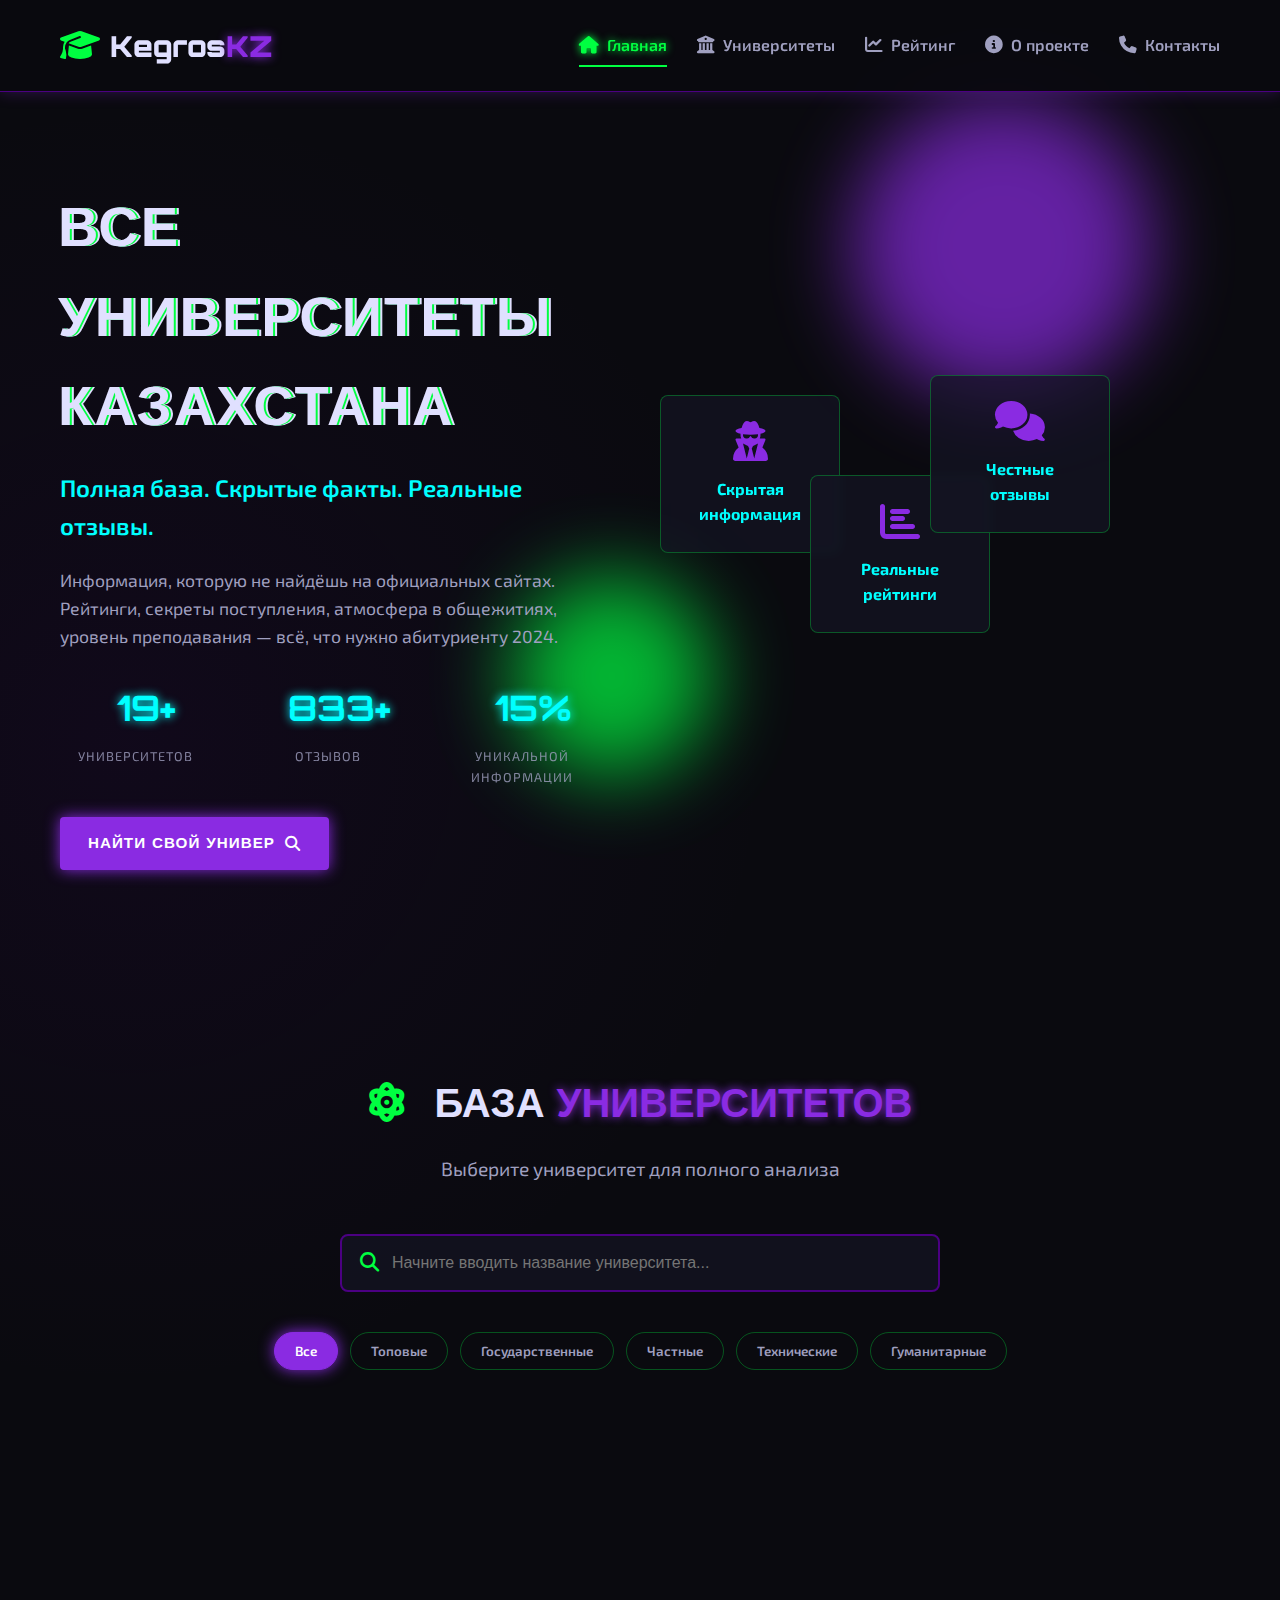
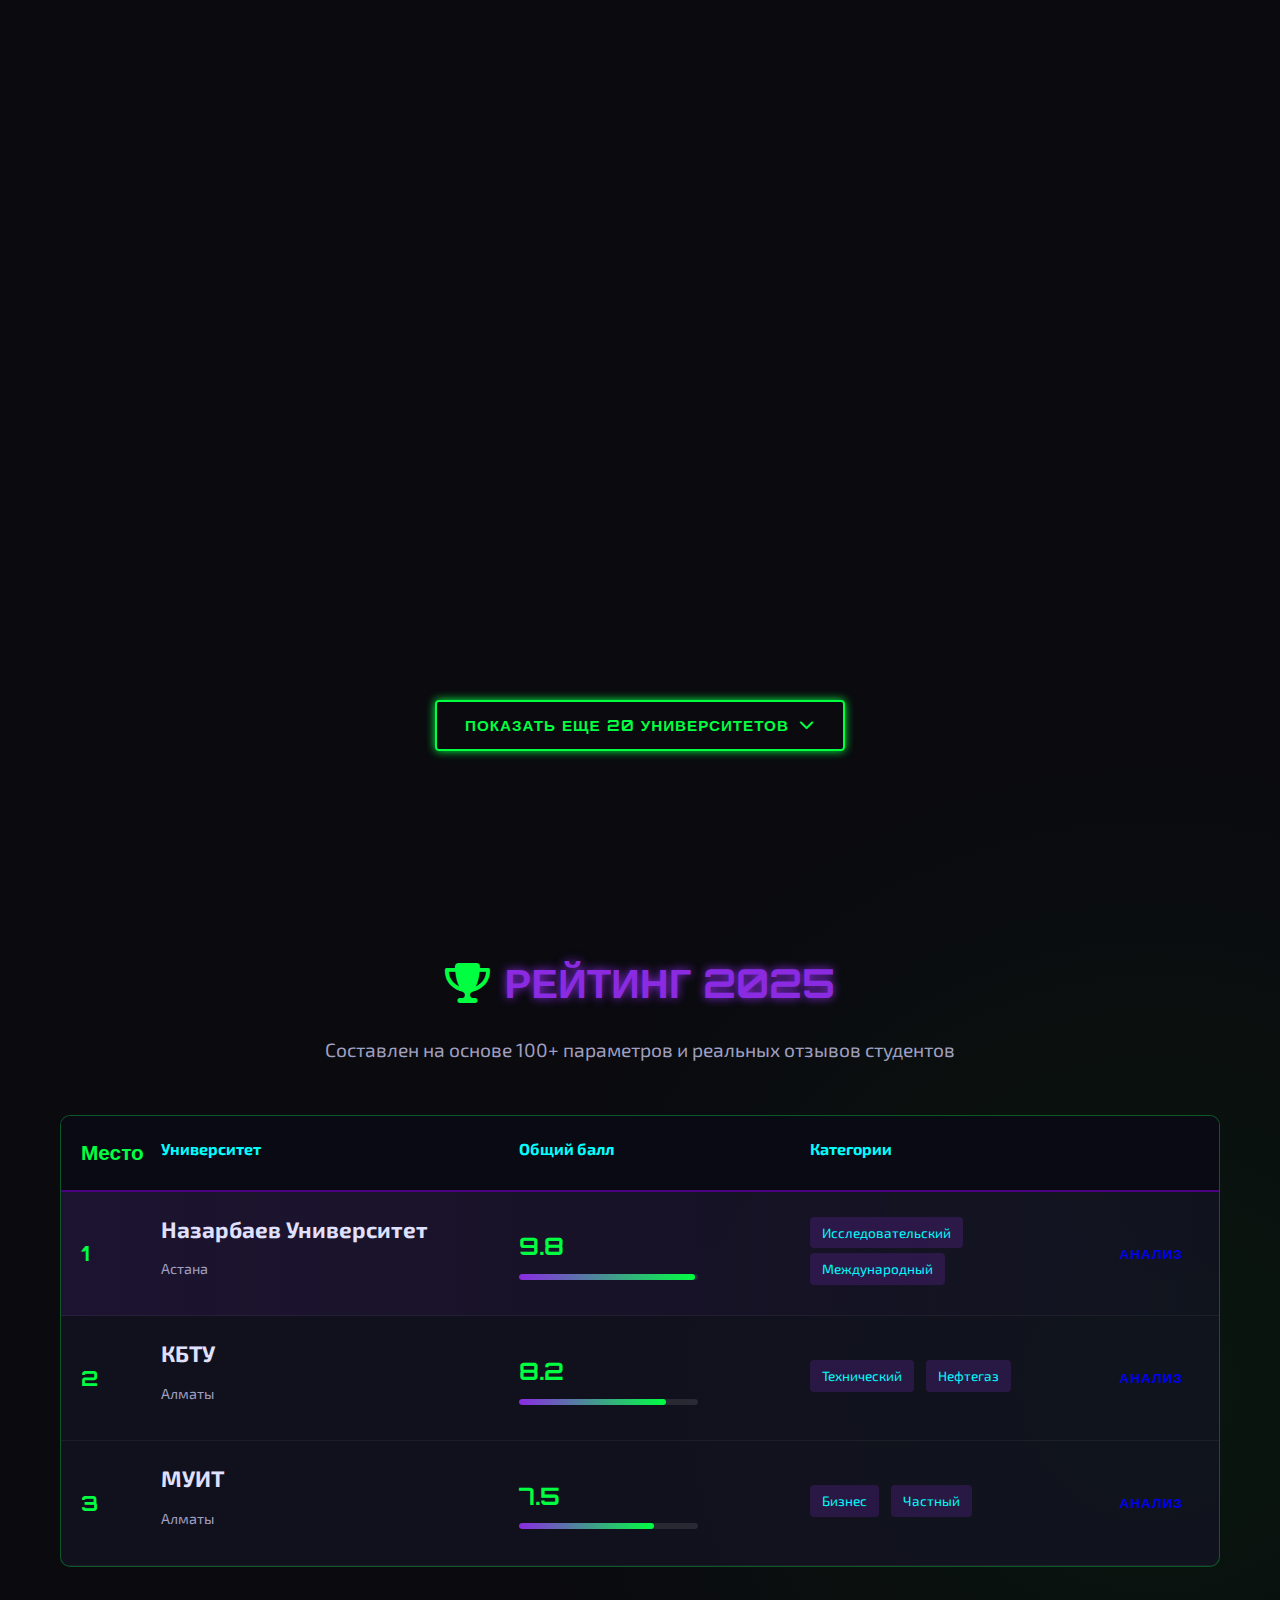
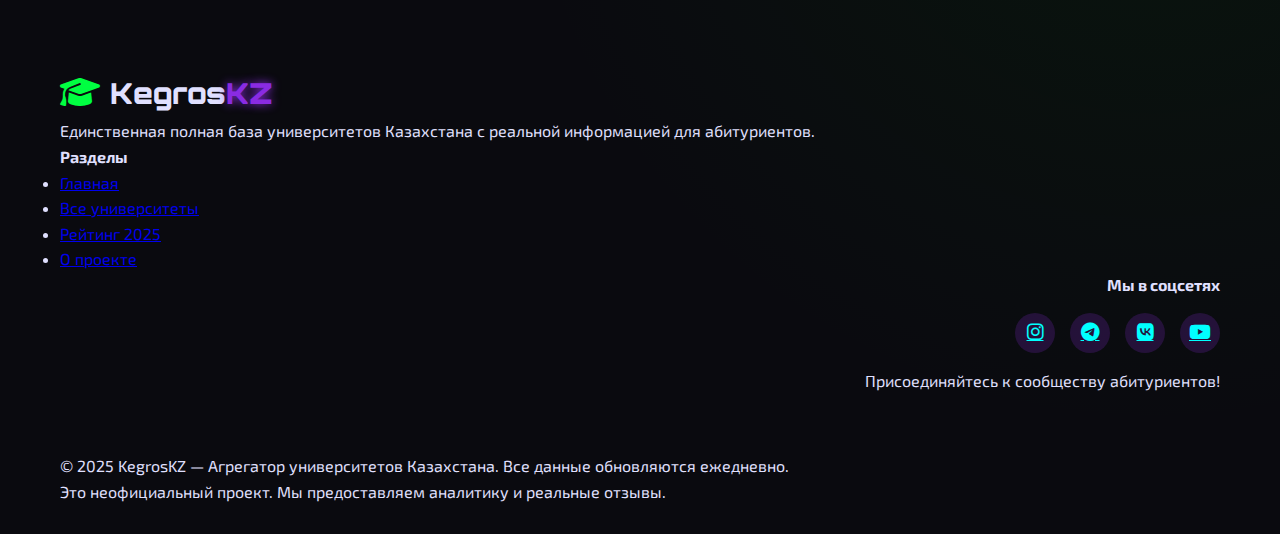
<file: index.html>
<!DOCTYPE html>
<html lang="ru">
<head>
    <meta charset="UTF-8">
    <meta name="viewport" content="width=device-width, initial-scale=1.0">
    <title>UniKZ | Все университеты Казахстана</title>
    <link rel="stylesheet" href="style.css">
    <link rel="stylesheet" href="https://cdnjs.cloudflare.com/ajax/libs/font-awesome/6.4.0/css/all.min.css">
    <link href="https://fonts.googleapis.com/css2?family=Orbitron:wght@400;700;900&family=Exo+2:wght@300;400;600&display=swap" rel="stylesheet">
</head>
<body>
    <header class="main-header">
        <div class="container">
            <nav class="navbar">
                <a href="index.html" class="logo">
                    <span class="logo-icon"><i class="fas fa-graduation-cap"></i></span>
                    <span class="logo-text">Kegros<span class="logo-highlight">KZ</span></span>
                </a>
                <ul class="nav-menu">
                    <li><a href="index.html" class="nav-link active"><i class="fas fa-home"></i> Главная</a></li>
                    <li><a href="#universities" class="nav-link"><i class="fas fa-university"></i> Университеты</a></li>
                    <li><a href="#rating" class="nav-link"><i class="fas fa-chart-line"></i> Рейтинг</a></li>
                    <li><a href="#about" class="nav-link"><i class="fas fa-info-circle"></i> О проекте</a></li>
                    <li><a href="#contacts" class="nav-link"><i class="fas fa-phone"></i> Контакты</a></li>
                </ul>
                <div class="hamburger">
                    <span class="bar"></span>
                    <span class="bar"></span>
                    <span class="bar"></span>
                </div>
            </nav>
        </div>
    </header>

    <section class="hero-section">
        <div class="container">
            <div class="hero-content">
                <h1 class="hero-title glitch" data-text="ВСЕ УНИВЕРСИТЕТЫ КАЗАХСТАНА">ВСЕ УНИВЕРСИТЕТЫ КАЗАХСТАНА</h1>
                <p class="hero-subtitle">Полная база. Скрытые факты. Реальные отзывы.</p>
                <p class="hero-desc">Информация, которую не найдёшь на официальных сайтах. Рейтинги, секреты поступления, атмосфера в общежитиях, уровень преподавания — всё, что нужно абитуриенту 2024.</p>
                <div class="hero-stats">
                    <div class="stat">
                        <div class="stat-number">120+</div>
                        <div class="stat-label">Университетов</div>
                    </div>
                    <div class="stat">
                        <div class="stat-number">5000+</div>
                        <div class="stat-label">Отзывов</div>
                    </div>
                    <div class="stat">
                        <div class="stat-number">95%</div>
                        <div class="stat-label">Уникальной информации</div>
                    </div>
                </div>
                <a href="#universities" class="btn btn-primary">НАЙТИ СВОЙ УНИВЕР <i class="fas fa-search"></i></a>
            </div>
            <div class="hero-image">
                <div class="floating-cards">
                    <div class="card card-1">
                        <i class="fas fa-user-secret"></i>
                        <h3>Скрытая информация</h3>
                    </div>
                    <div class="card card-2">
                        <i class="fas fa-chart-bar"></i>
                        <h3>Реальные рейтинги</h3>
                    </div>
                    <div class="card card-3">
                        <i class="fas fa-comments"></i>
                        <h3>Честные отзывы</h3>
                    </div>
                </div>
            </div>
        </div>
        <div class="pulse-orb orb-1"></div>
        <div class="pulse-orb orb-2"></div>
    </section>

    <section id="universities" class="section universities-section">
        <div class="container">
            <h2 class="section-title"><span class="title-icon"><i class="fas fa-atom"></i></span> БАЗА <span class="highlight">УНИВЕРСИТЕТОВ</span></h2>
            <p class="section-subtitle">Выберите университет для полного анализа</p>
            
            <div class="search-box">
                <input type="text" id="uni-search" placeholder="Начните вводить название университета...">
                <i class="fas fa-search"></i>
            </div>

            <div class="filters">
                <button class="filter-btn active" data-filter="all">Все</button>
                <button class="filter-btn" data-filter="top">Топовые</button>
                <button class="filter-btn" data-filter="state">Государственные</button>
                <button class="filter-btn" data-filter="private">Частные</button>
                <button class="filter-btn" data-filter="tech">Технические</button>
                <button class="filter-btn" data-filter="human">Гуманитарные</button>
            </div>

            <div class="universities-grid">
                <a href="nu.html" class="university-card" data-category="top state">
                    <div class="uni-card-header">
                        <div class="uni-logo">NU</div>
                        <div class="uni-rating">9.8</div>
                    </div>
                    <h3 class="uni-name">Назарбаев Университет</h3>
                    <p class="uni-location"><i class="fas fa-map-marker-alt"></i> Астана</p>
                    <p class="uni-desc">Ведущий исследовательский университет. Самый высокий конкурс. Международные стандарты.</p>
                    <div class="uni-tags">
                        <span class="tag tag-top">Топ-1</span>
                        <span class="tag tag-international">Международный</span>
                        <span class="tag tag-research">Исследовательский</span>
                    </div>
                    <div class="uni-stats">
                        <span><i class="fas fa-user-graduate"></i> 12k студентов</span>
                        <span><i class="fas fa-dollar-sign"></i> Дорого</span>
                        <span><i class="fas fa-globe"></i> Английский</span>
                    </div>
                </a>

                <a href="kbtu.html" class="university-card" data-category="state tech">
                    <div class="uni-card-header">
                        <div class="uni-logo">КБТУ</div>
                        <div class="uni-rating">8.2</div>
                    </div>
                    <h3 class="uni-name">КБТУ</h3>
                    <p class="uni-location"><i class="fas fa-map-marker-alt"></i> Алматы</p>
                    <p class="uni-desc">Лучший технический вуз. Сильная нефтянка и IT. Связи с индустрией.</p>
                    <div class="uni-tags">
                        <span class="tag tag-tech">Технический</span>
                        <span class="tag tag-oil">Нефтегаз</span>
                    </div>
                    <div class="uni-stats">
                        <span><i class="fas fa-user-graduate"></i> 8k студентов</span>
                        <span><i class="fas fa-dollar-sign"></i> Средне</span>
                        <span><i class="fas fa-wrench"></i> Практика</span>
                    </div>
                </a>

                <div class="university-card" data-category="state">
                    <div class="uni-card-header">
                        <div class="uni-logo">КазНУ</div>
                        <div class="uni-rating">7.9</div>
                    </div>
                    <h3 class="uni-name">КазНУ им. Аль-Фараби</h3>
                    <p class="uni-location"><i class="fas fa-map-marker-alt"></i> Алматы</p>
                    <p class="uni-desc">Крупнейший классический университет. Много направлений. Традиции.</p>
                    <div class="uni-tags">
                        <span class="tag tag-classic">Классический</span>
                        <span class="tag tag-big">Крупный</span>
                    </div>
                    <div class="uni-stats">
                        <span><i class="fas fa-user-graduate"></i> 20k+ студентов</span>
                        <span><i class="fas fa-dollar-sign"></i> Дёшево</span>
                        <span><i class="fas fa-book"></i> Фундамент</span>
                    </div>
                </div>

                <a href="iitu.html" class="university-card" data-category="private">
                    <div class="uni-card-header">
                        <div class="uni-logo">МУИТ</div>
                        <div class="uni-rating">7.5</div>
                    </div>
                    <h3 class="uni-name">МУИТ (Almaty Management)</h3>
                    <p class="uni-location"><i class="fas fa-map-marker-alt"></i> Алматы</p>
                    <p class="uni-desc">Сильный бизнес-вуз. Современный подход. Карьерные возможности.</p>
                    <div class="uni-tags">
                        <span class="tag tag-business">Бизнес</span>
                        <span class="tag tag-modern">Современный</span>
                    </div>
                    <div class="uni-stats">
                        <span><i class="fas fa-user-graduate"></i> 5k студентов</span>
                        <span><i class="fas fa-dollar-sign"></i> Дорого</span>
                        <span><i class="fas fa-briefcase"></i> Карьера</span>
                    </div>
                </a>

                <div class="university-card" data-category="state human">
                    <div class="uni-card-header">
                        <div class="uni-logo">ЕНУ</div>
                        <div class="uni-rating">7.3</div>
                    </div>
                    <h3 class="uni-name">ЕНУ им. Гумилева</h3>
                    <p class="uni-location"><i class="fas fa-map-marker-alt"></i> Астана</p>
                    <p class="uni-desc">Гуманитарный профиль. Сильные юристы и журналисты. Государственный.</p>
                    <div class="uni-tags">
                        <span class="tag tag-human">Гуманитарный</span>
                        <span class="tag tag-law">Юриспруденция</span>
                    </div>
                    <div class="uni-stats">
                        <span><i class="fas fa-user-graduate"></i> 15k студентов</span>
                        <span><i class="fas fa-dollar-sign"></i> Дёшево</span>
                        <span><i class="fas fa-gavel"></i> Госслужба</span>
                    </div>
                </div>

                <div class="university-card" data-category="tech state">
                    <div class="uni-card-header">
                        <div class="uni-logo">Сатпаев</div>
                        <div class="uni-rating">8.0</div>
                    </div>
                    <h3 class="uni-name">КазНИТУ им. Сатпаева</h3>
                    <p class="uni-location"><i class="fas fa-map-marker-alt"></i> Алматы</p>
                    <p class="uni-desc">Технический гигант. Архитектура, горное дело, строительство.</p>
                    <div class="uni-tags">
                        <span class="tag tag-tech">Технический</span>
                        <span class="tag tag-engineering">Инженерия</span>
                    </div>
                    <div class="uni-stats">
                        <span><i class="fas fa-user-graduate"></i> 18k студентов</span>
                        <span><i class="fas fa-dollar-sign"></i> Средне</span>
                        <span><i class="fas fa-industry"></i> Индустрия</span>
                    </div>
                </div>
            </div>

            <div class="load-more">
                <button class="btn btn-secondary">ПОКАЗАТЬ ЕЩЕ 20 УНИВЕРСИТЕТОВ <i class="fas fa-chevron-down"></i></button>
            </div>
        </div>
    </section>

    <section id="rating" class="section rating-section">
        <div class="container">
            <h2 class="section-title"><span class="title-icon"><i class="fas fa-trophy"></i></span><span class="highlight">РЕЙТИНГ 2025</span></h2>
            <p class="section-subtitle">Составлен на основе 100+ параметров и реальных отзывов студентов</p>
            
            <div class="rating-table">
                <div class="table-header">
                    <div class="col-rank">Место</div>
                    <div class="col-uni">Университет</div>
                    <div class="col-score">Общий балл</div>
                    <div class="col-category">Категории</div>
                    <div class="col-action"></div>
                </div>
                
                <div class="table-row top-1">
                    <div class="col-rank">1</div>
                    <div class="col-uni">
                        <div class="uni-name">Назарбаев Университет</div>
                        <div class="uni-location">Астана</div>
                    </div>
                    <div class="col-score">
                        <div class="score-value">9.8</div>
                        <div class="score-bar"><div class="score-fill" style="width: 98%"></div></div>
                    </div>
                    <div class="col-category">
                        <span class="category-tag">Исследовательский</span>
                        <span class="category-tag">Международный</span>
                    </div>
                    <div class="col-action">
                        <a href="nu.html" class="btn btn-small">АНАЛИЗ</a>
                    </div>
                </div>

                <div class="table-row">
                    <div class="col-rank">2</div>
                    <div class="col-uni">
                        <div class="uni-name">КБТУ</div>
                        <div class="uni-location">Алматы</div>
                    </div>
                    <div class="col-score">
                        <div class="score-value">8.2</div>
                        <div class="score-bar"><div class="score-fill" style="width: 82%"></div></div>
                    </div>
                    <div class="col-category">
                        <span class="category-tag">Технический</span>
                        <span class="category-tag">Нефтегаз</span>
                    </div>
                    <div class="col-action">
                        <a href="#" class="btn btn-small">АНАЛИЗ</a>
                    </div>
                </div>

                <div class="table-row">
                    <div class="col-rank">3</div>
                    <div class="col-uni">
                        <div class="uni-name">МУИТ</div>
                        <div class="uni-location">Алматы</div>
                    </div>
                    <div class="col-score">
                        <div class="score-value">7.5</div>
                        <div class="score-bar"><div class="score-fill" style="width: 75%"></div></div>
                    </div>
                    <div class="col-category">
                        <span class="category-tag">Бизнес</span>
                        <span class="category-tag">Частный</span>
                    </div>
                    <div class="col-action">
                        <a href="#" class="btn btn-small">АНАЛИЗ</a>
                    </div>
                </div>
            </div>
        </div>
    </section>

    <footer class="main-footer">
        <div class="container">
            <div class="footer-content">
                <div class="footer-logo">
                    <a href="index.html" class="logo">
                        <span class="logo-icon"><i class="fas fa-graduation-cap"></i></span>
                        <span class="logo-text">Kegros<span class="logo-highlight">KZ</span></span>
                    </a>
                    <p>Единственная полная база университетов Казахстана с реальной информацией для абитуриентов.</p>
                </div>
                <div class="footer-links">
                    <h4>Разделы</h4>
                    <ul>
                        <li><a href="index.html">Главная</a></li>
                        <li><a href="#universities">Все университеты</a></li>
                        <li><a href="#rating">Рейтинг 2025</a></li>
                        <li><a href="#about">О проекте</a></li>
                    </ul>
                </div>
                <div class="footer-social">
                    <h4>Мы в соцсетях</h4>
                    <div class="social-icons">
                        <a href="#"><i class="fab fa-instagram"></i></a>
                        <a href="#"><i class="fab fa-telegram"></i></a>
                        <a href="#"><i class="fab fa-vk"></i></a>
                        <a href="#"><i class="fab fa-youtube"></i></a>
                    </div>
                    <p>Присоединяйтесь к сообществу абитуриентов!</p>
                </div>
            </div>
            <div class="footer-bottom">
                <p>&copy; 2025 KegrosKZ — Агрегатор университетов Казахстана. Все данные обновляются ежедневно.</p>
                <p>Это неофициальный проект. Мы предоставляем аналитику и реальные отзывы.</p>
            </div>
        </div>
    </footer>

    <script src="script.js"></script>
</body>
</html>
</file>
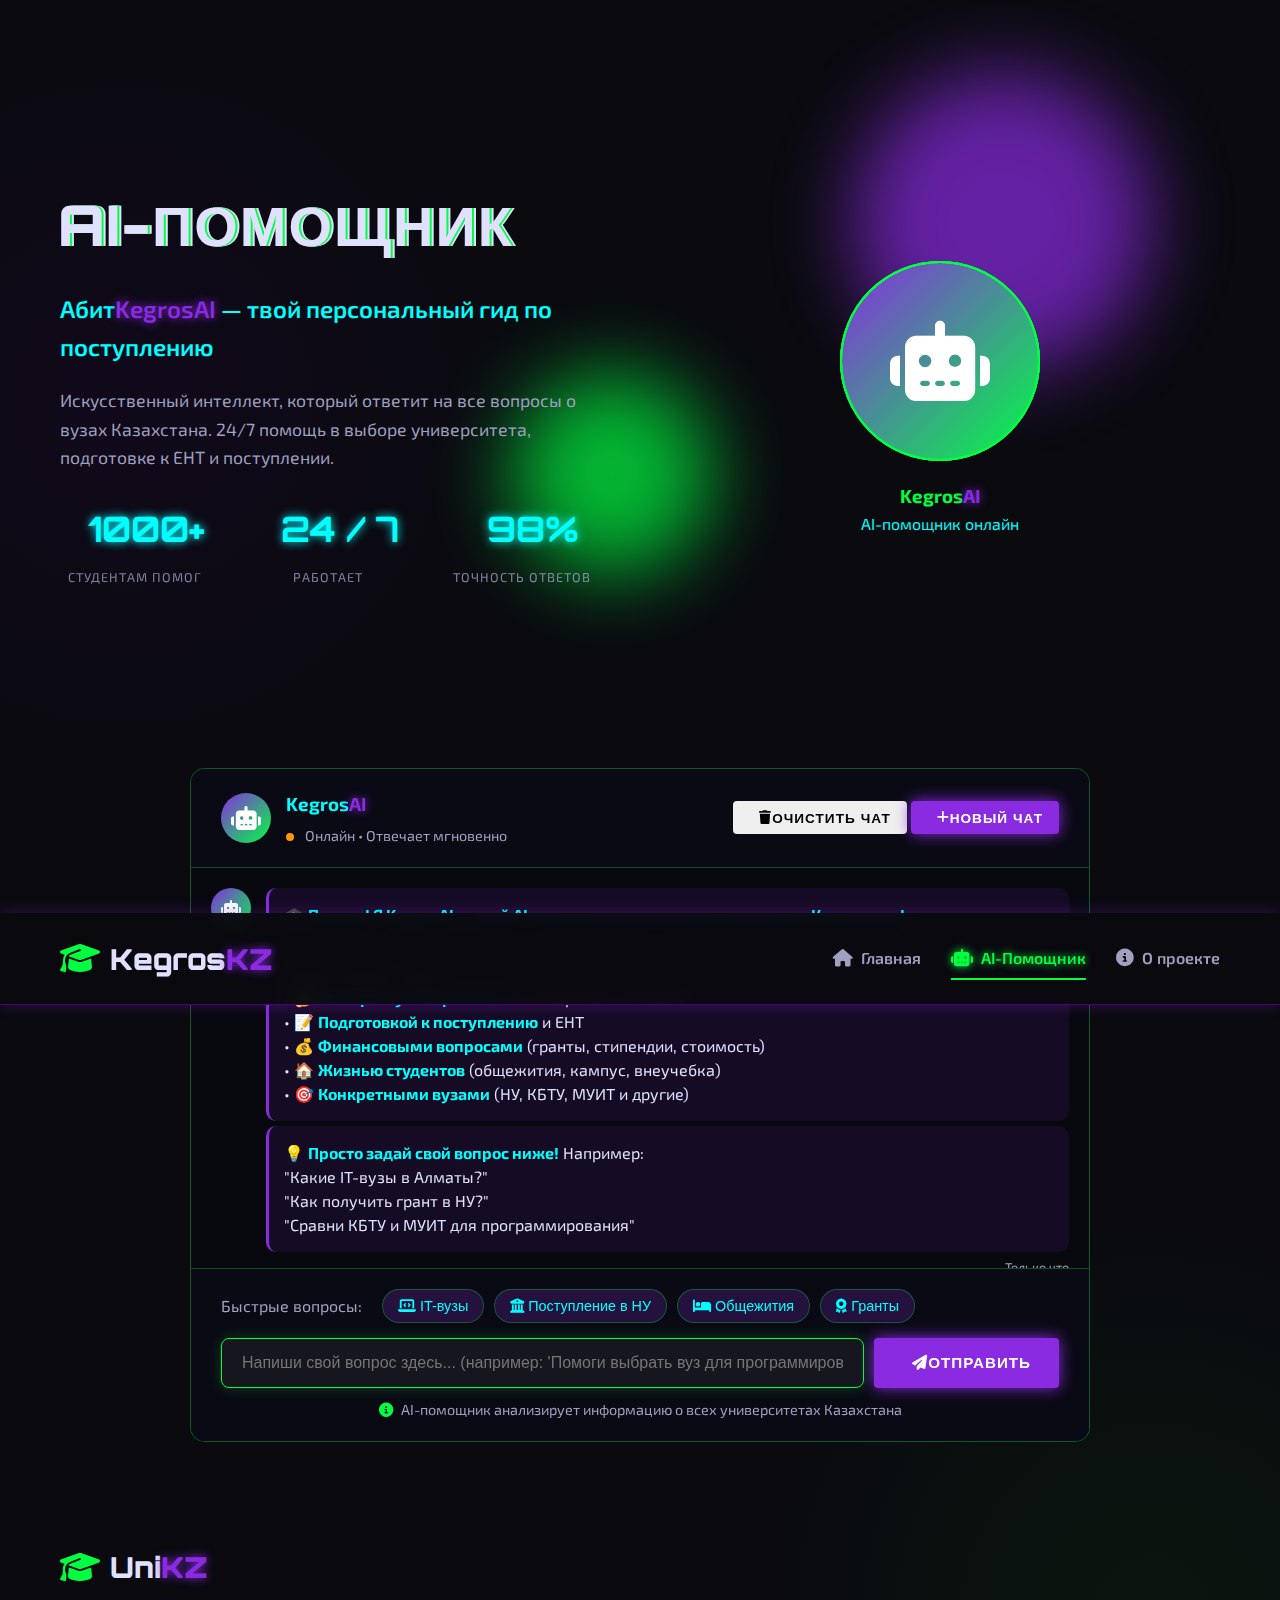
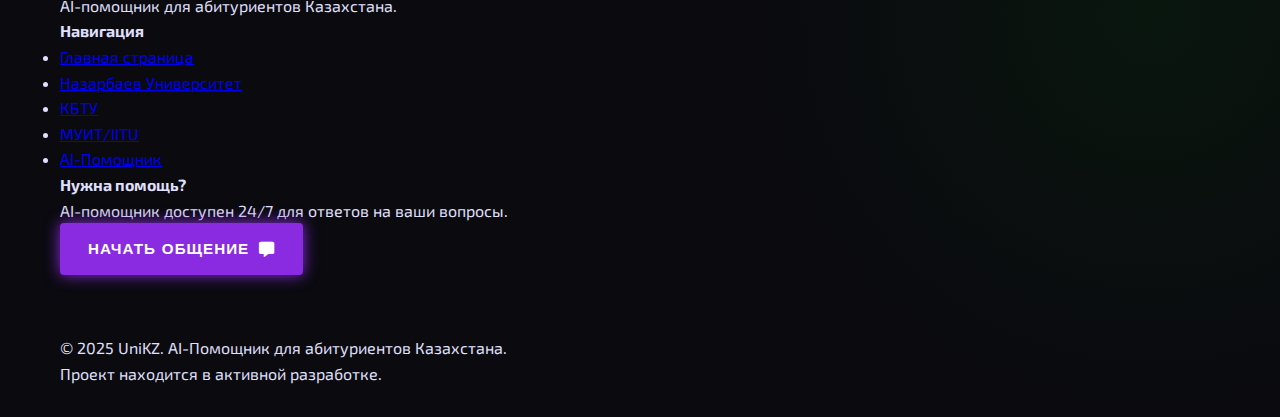
<file: chat.html>
<!DOCTYPE html>
<html lang="ru">
<head>
    <meta charset="UTF-8">
    <meta name="viewport" content="width=device-width, initial-scale=1.0">
    <title>UniKZ | AI-Помощник для абитуриентов</title>
    <link rel="stylesheet" href="style.css">
    <link rel="stylesheet" href="https://cdnjs.cloudflare.com/ajax/libs/font-awesome/6.4.0/css/all.min.css">
    <link href="https://fonts.googleapis.com/css2?family=Orbitron:wght@400;700;900&family=Exo+2:wght@300;400;600&display=swap" rel="stylesheet">
</head>
<body>
    <header class="main-header">
        <div class="container">
            <nav class="navbar">
                <a href="index.html" class="logo">
                    <span class="logo-icon"><i class="fas fa-graduation-cap"></i></span>
                    <span class="logo-text">Kegros<span class="logo-highlight">KZ</span></span>
                </a>
                <ul class="nav-menu">
                    <li><a href="index.html" class="nav-link"><i class="fas fa-home"></i> Главная</a></li>
                    <li><a href="chat.html" class="nav-link active"><i class="fas fa-robot"></i> AI-Помощник</a></li>
                    <li><a href="#about" class="nav-link"><i class="fas fa-info-circle"></i> О проекте</a></li>
                </ul>
                <div class="hamburger">
                    <span class="bar"></span>
                    <span class="bar"></span>
                    <span class="bar"></span>
                </div>
            </nav>
        </div>
    </header>

    <section class="hero-section">
        <div class="container">
            <div class="hero-content">
                <h1 class="hero-title glitch" data-text="AI-ПОМОЩНИК">AI-ПОМОЩНИК</h1>
                <p class="hero-subtitle">Абит<span class="highlight">KegrosAI</span> — твой персональный гид по поступлению</p>
                <p class="hero-desc">Искусственный интеллект, который ответит на все вопросы о вузах Казахстана. 24/7 помощь в выборе университета, подготовке к ЕНТ и поступлении.</p>
                <div class="hero-stats">
                    <div class="stat">
                        <div class="stat-number">1000+</div>
                        <div class="stat-label">студентам помог</div>
                    </div>
                    <div class="stat">
                        <div class="stat-number">24 / 7</div>
                        <div class="stat-label">работает</div>
                    </div>
                    <div class="stat">
                        <div class="stat-number">98%</div>
                        <div class="stat-label">точность ответов</div>
                    </div>
                </div>
            </div>
            <div class="hero-image">
                <div class="ai-avatar">
                    <div class="avatar-circle">
                        <i class="fas fa-robot"></i>
                        <div class="pulse-ring"></div>
                        <div class="pulse-ring delay-1"></div>
                        <div class="pulse-ring delay-2"></div>
                    </div>
                    <h3 style="color: var(--eva-green); margin-top: 20px;">Kegros<span class="highlight">AI</span></h3>
                    <p style="color: var(--eva-cyan);">AI-помощник онлайн</p>
                </div>
            </div>
        </div>
        <div class="pulse-orb orb-1"></div>
        <div class="pulse-orb orb-2"></div>
    </section>

    <!-- Основной чат -->
    <div class="container" style="margin-top: 50px; margin-bottom: 100px;">
        <div class="chat-container">
            <div class="chat-header">
                <div class="chat-bot-info">
                    <div class="bot-avatar">
                        <i class="fas fa-robot"></i>
                    </div>
                    <div>
                        <h3 style="color: var(--eva-cyan); margin: 0;">Kegros<span class="highlight">AI</span></h3>
                        <p class="bot-status"><span class="status-indicator"></span> Онлайн • Отвечает мгновенно</p>
                    </div>
                </div>
                <div class="chat-actions">
                    <button class="btn btn-small" id="clearChat">
                        <i class="fas fa-trash"></i> Очистить чат
                    </button>
                    <button class="btn btn-small btn-primary" id="newChat">
                        <i class="fas fa-plus"></i> Новый чат
                    </button>
                </div>
            </div>
            
            <div class="chat-messages" id="chatMessages">
                <!-- Приветственное сообщение -->
                <div class="message bot-message">
                    <div class="message-avatar">
                        <i class="fas fa-robot"></i>
                    </div>
                    <div class="message-content">
                        <div class="message-text">
                            🎓 <strong>Привет! Я KegrosAI — твой AI-помощник для поступления в вузы Казахстана!</strong>
                        </div>
                        <div class="message-text">
                            Я могу помочь тебе с:
                            <br>• 🤔 <strong>Выбором университета</strong> по интересам и баллам
                            <br>• 📝 <strong>Подготовкой к поступлению</strong> и ЕНТ
                            <br>• 💰 <strong>Финансовыми вопросами</strong> (гранты, стипендии, стоимость)
                            <br>• 🏠 <strong>Жизнью студентов</strong> (общежития, кампус, внеучебка)
                            <br>• 🎯 <strong>Конкретными вузами</strong> (НУ, КБТУ, МУИТ и другие)
                        </div>
                        <div class="message-text">
                            💡 <strong>Просто задай свой вопрос ниже!</strong> Например:
                            <br>"Какие IT-вузы в Алматы?"
                            <br>"Как получить грант в НУ?"
                            <br>"Сравни КБТУ и МУИТ для программирования"
                        </div>
                        <div class="message-time">Только что</div>
                    </div>
                </div>
            </div>
            
            <div class="chat-input-area">
                <div class="quick-questions">
                    <span style="color: var(--gray-text); margin-right: 10px;">Быстрые вопросы:</span>
                    <button class="quick-btn" data-question="Какие IT-вузы в Казахстане лучшие?">
                        <i class="fas fa-laptop-code"></i> IT-вузы
                    </button>
                    <button class="quick-btn" data-question="Как поступить в Назарбаев Университет?">
                        <i class="fas fa-university"></i> Поступление в НУ
                    </button>
                    <button class="quick-btn" data-question="Сколько стоят общежития в Алматы?">
                        <i class="fas fa-bed"></i> Общежития
                    </button>
                    <button class="quick-btn" data-question="Какие гранты есть для 2024 года?">
                        <i class="fas fa-award"></i> Гранты
                    </button>
                </div>
                
                <div class="input-wrapper">
                    <input type="text" id="messageInput" placeholder="Напиши свой вопрос здесь... (например: 'Помоги выбрать вуз для программирования')">
                    <button id="sendMessage" class="btn btn-primary">
                        <i class="fas fa-paper-plane"></i> Отправить
                    </button>
                </div>
                
                <div class="input-hint">
                    <i class="fas fa-info-circle"></i> AI-помощник анализирует информацию о всех университетах Казахстана
                </div>
            </div>
        </div>
    </div>

    <footer id="about" class="main-footer">
        <div class="container">
            <div class="footer-content">
                <div class="footer-logo">
                    <a href="index.html" class="logo">
                        <span class="logo-icon"><i class="fas fa-graduation-cap"></i></span>
                        <span class="logo-text">Uni<span class="logo-highlight">KZ</span></span>
                    </a>
                    <p>AI-помощник для абитуриентов Казахстана.</p>
                </div>
                <div class="footer-links">
                    <h4>Навигация</h4>
                    <ul>
                        <li><a href="index.html">Главная страница</a></li>
                        <li><a href="nu.html">Назарбаев Университет</a></li>
                        <li><a href="kbtu.html">КБТУ</a></li>
                        <li><a href="iitu.html">МУИТ/IITU</a></li>
                        <li><a href="chat.html">AI-Помощник</a></li>
                    </ul>
                </div>
                <div class="footer-cta">
                    <h4>Нужна помощь?</h4>
                    <p>AI-помощник доступен 24/7 для ответов на ваши вопросы.</p>
                    <a href="#chatMessages" class="btn btn-primary">НАЧАТЬ ОБЩЕНИЕ <i class="fas fa-comment-alt"></i></a>
                </div>
            </div>
            <div class="footer-bottom">
                <p>&copy; 2025 UniKZ. AI-Помощник для абитуриентов Казахстана.</p>
                <p>Проект находится в активной разработке.</p>
            </div>
        </div>
    </footer>

    <script>
        // ФИКС СКРОЛЛА - убираем якорь при загрузке
        if (window.location.hash) {
            history.replaceState(null, null, ' ');
            setTimeout(() => window.scrollTo(0, 0), 10);
        }

        document.addEventListener('DOMContentLoaded', function() {
            const chatMessages = document.getElementById('chatMessages');
            const messageInput = document.getElementById('messageInput');
            const sendButton = document.getElementById('sendMessage');
            const clearButton = document.getElementById('clearChat');
            const newChatButton = document.getElementById('newChat');
            const quickButtons = document.querySelectorAll('.quick-btn');
            
            // Демо-ответы AI
            const demoResponses = {
                "Какие IT-вузы в Казахстане лучшие?": `🏫 <strong>Лучшие IT-вузы Казахстана 2024:</strong>
                
🥇 <strong>МУИТ (IITU)</strong> - IT-специализированный
• 98% трудоустройство в IT
• Хакатоны каждые 2 недели
• Зарплата выпускников: 1.2M тенге

🥈 <strong>КБТУ</strong> - сильная IT-школа
• Партнерства с IT-компаниями
• Двойные дипломы

🥉 <strong>Назарбаев Университет</strong>
• Международные стандарты
• Исследования в AI

🎯 <strong>Для программирования:</strong> МУИТ > КБТУ > НУ`,
                
                "Как поступить в Назарбаев Университет?": `🎯 <strong>Поступление в НУ 2024:</strong>
                
📅 <strong>Дедлайны:</strong>
• Декабрь-Февраль: заявки
• Март-Апрель: экзамены
• Апрель-Май: собеседования
• Июнь: результаты

📚 <strong>Что нужно:</strong>
1. Аттестат 4.8+ GPA
2. SAT/ACT обязательно
3. IELTS 6.5+
4. Мотивационное письмо
5. 2 рекомендации

💡 <strong>Секреты успеха:</strong>
• Участие в олимпиадах
• Исследовательские проекты
• Лидерский опыт`,
                
                "Сколько стоят общежития в Алматы?": `🏠 <strong>Стоимость общежитий:</strong>
                
🏫 <strong>МУИТ:</strong> 150,000 тенге/семестр
🏫 <strong>КБТУ:</strong> 150,000-200,000 тенге/семестр
🏫 <strong>КазНУ:</strong> 50,000-80,000 тенге/семестр

💡 <strong>Альтернативы:</strong>
• Аренда квартиры: 150,000-300,000 тенге/месяц
• Комнаты: 80,000-150,000 тенге/месяц`,
                
                "Какие гранты есть для 2024 года?": `🏆 <strong>Гранты 2024:</strong>
                
🎓 <strong>Государственные:</strong>
• Общеобразовательные - по баллам ЕНТ
• Целевые - от компаний
• Международные - "Болашак"

🏫 <strong>По вузам:</strong>
• НУ: 80% мест на грантах
• МУИТ: 30% грантов, 30% скидок
• КБТУ: 25% грантов

💰 <strong>Стипендии:</strong>
• Президентская: 100,000 тенге/месяц
• Правительственная: 50,000 тенге/месяц`
            };
            
            // Добавление сообщения
            function addMessage(text, isUser = false) {
                const messageDiv = document.createElement('div');
                messageDiv.className = isUser ? 'message user-message' : 'message bot-message';
                
                const time = new Date().toLocaleTimeString([], {hour: '2-digit', minute:'2-digit'});
                
                messageDiv.innerHTML = `
                    <div class="message-avatar">
                        <i class="fas ${isUser ? 'fa-user' : 'fa-robot'}"></i>
                    </div>
                    <div class="message-content">
                        <div class="message-text">${text}</div>
                        <div class="message-time">${time}</div>
                    </div>
                `;
                
                chatMessages.appendChild(messageDiv);
                chatMessages.scrollTop = chatMessages.scrollHeight;
            }
            
            // Ответ AI
            function getAIResponse(question) {
                if (demoResponses[question]) {
                    return demoResponses[question];
                }
                
                return `🤖 <strong>Отличный вопрос!</strong> По теме "${question}" я могу сказать:

В полной версии AI-помощника с Google Gemini я бы:
1. 📊 Проанализировал все данные о вузах
2. 🏫 Подобрал конкретные варианты
3. 💰 Рассчитал бюджет
4. 📅 Составил план поступления

💡 <strong>Совет:</strong> Уточни свои критерии:
• Баллы ЕНТ
• Бюджет на обучение  
• Город
• Специальность

Так я смогу дать точные рекомендации! 🎯`;
            }
            
            // Отправка сообщения
            function sendMessage() {
                const message = messageInput.value.trim();
                if (!message) return;
                
                addMessage(message, true);
                messageInput.value = '';
                
                // Имитация печати AI
                const typingIndicator = document.createElement('div');
                typingIndicator.className = 'message bot-message';
                typingIndicator.innerHTML = `
                    <div class="message-avatar">
                        <i class="fas fa-robot"></i>
                    </div>
                    <div class="message-content">
                        <div class="message-text" style="color: var(--gray-text);">
                            <i class="fas fa-ellipsis-h"></i> AI печатает ответ...
                        </div>
                    </div>
                `;
                chatMessages.appendChild(typingIndicator);
                chatMessages.scrollTop = chatMessages.scrollHeight;
                
                setTimeout(() => {
                    typingIndicator.remove();
                    const response = getAIResponse(message);
                    addMessage(response);
                }, 1000);
            }
            
            // Быстрые кнопки
            quickButtons.forEach(btn => {
                btn.addEventListener('click', function() {
                    const question = this.getAttribute('data-question');
                    messageInput.value = question;
                    sendMessage();
                });
            });
            
            // Отправка по Enter
            messageInput.addEventListener('keypress', function(e) {
                if (e.key === 'Enter') sendMessage();
            });
            
            // Отправка по кнопке
            sendButton.addEventListener('click', sendMessage);
            
            // Очистка чата
            clearButton.addEventListener('click', function() {
                const messages = chatMessages.querySelectorAll('.message:not(:first-child)');
                messages.forEach(msg => msg.remove());
                addMessage('💬 <strong>Чат очищен.</strong> Задайте новый вопрос!');
            });
            
            // Новый чат
            newChatButton.addEventListener('click', function() {
                chatMessages.innerHTML = '';
                const welcomeMsg = document.createElement('div');
                welcomeMsg.className = 'message bot-message';
                welcomeMsg.innerHTML = `
                    <div class="message-avatar">
                        <i class="fas fa-robot"></i>
                    </div>
                    <div class="message-content">
                        <div class="message-text">
                            🎓 <strong>Новый чат начат!</strong> Я АбитУм. Чем могу помочь?
                        </div>
                        <div class="message-time">Только что</div>
                    </div>
                `;
                chatMessages.appendChild(welcomeMsg);
            });
            
            // Фокус на поле ввода
            messageInput.focus();
        });
    </script>
</body>
</html>
</file>
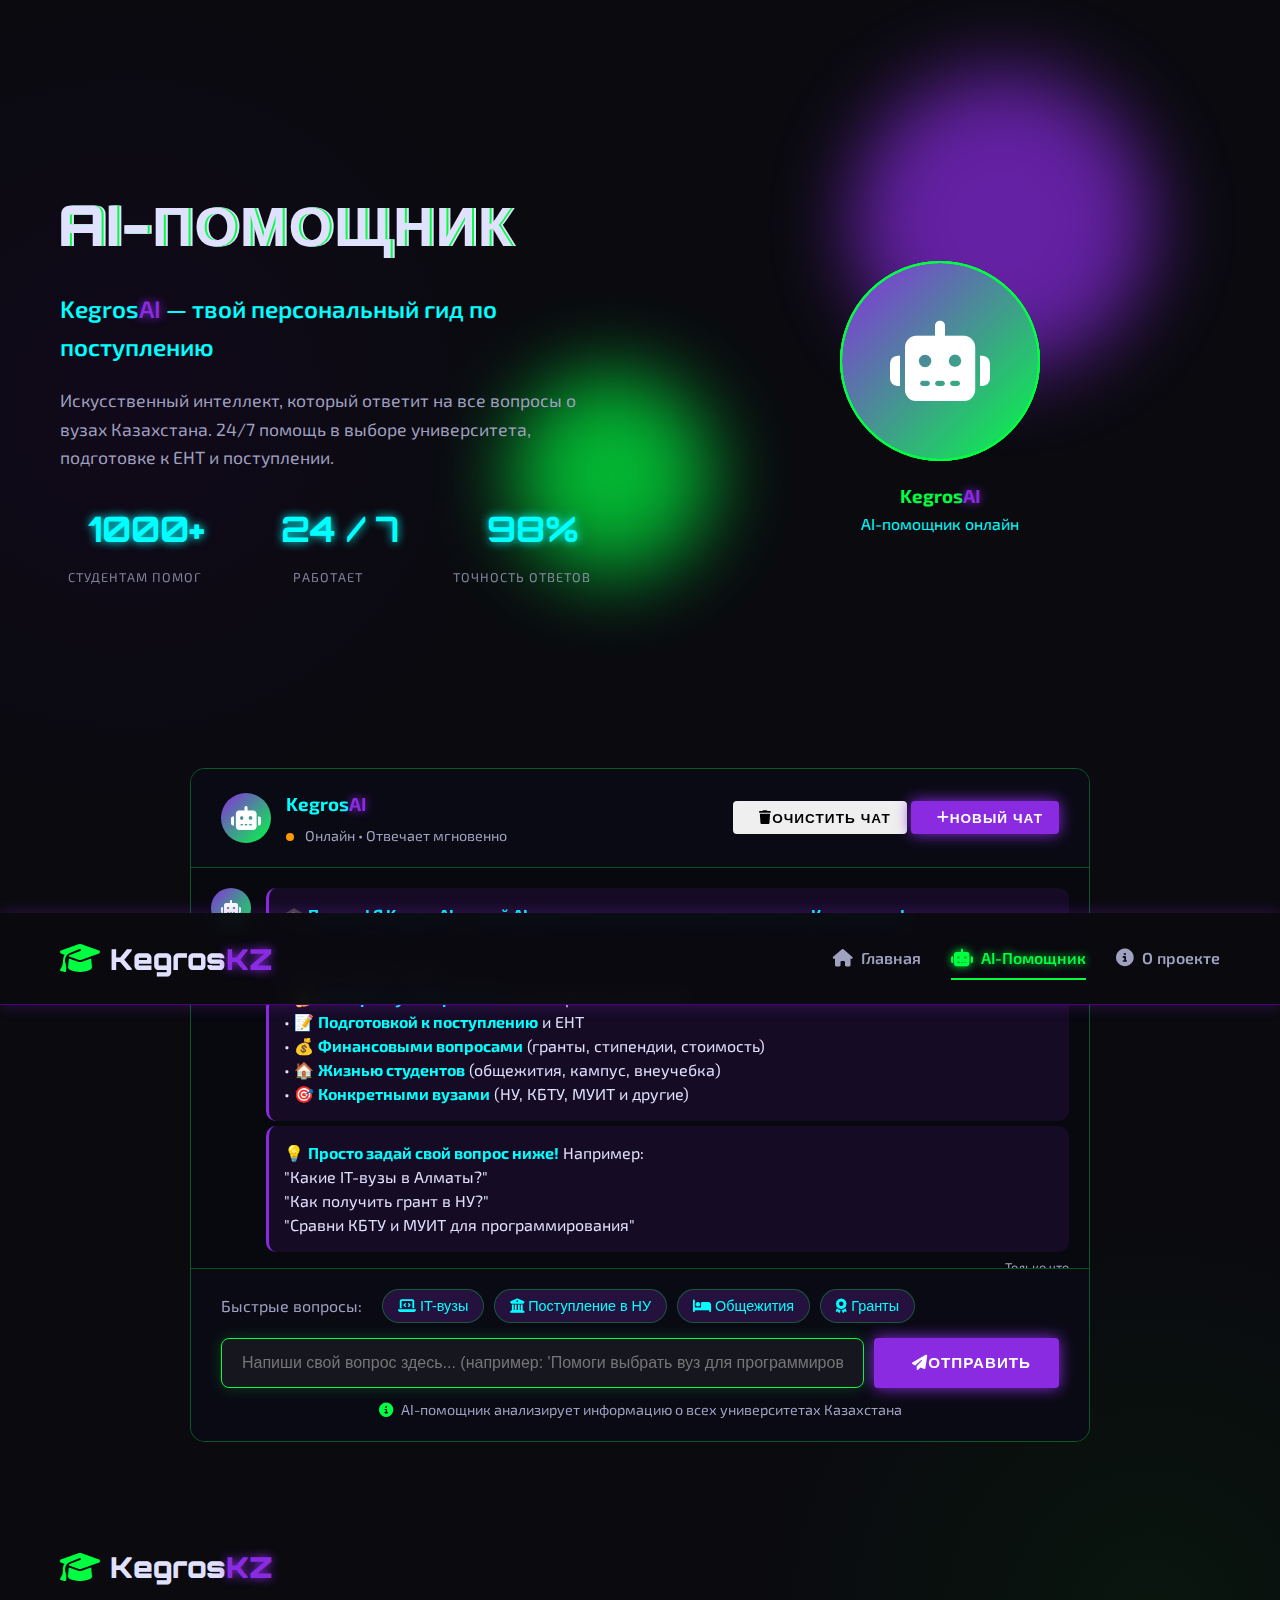
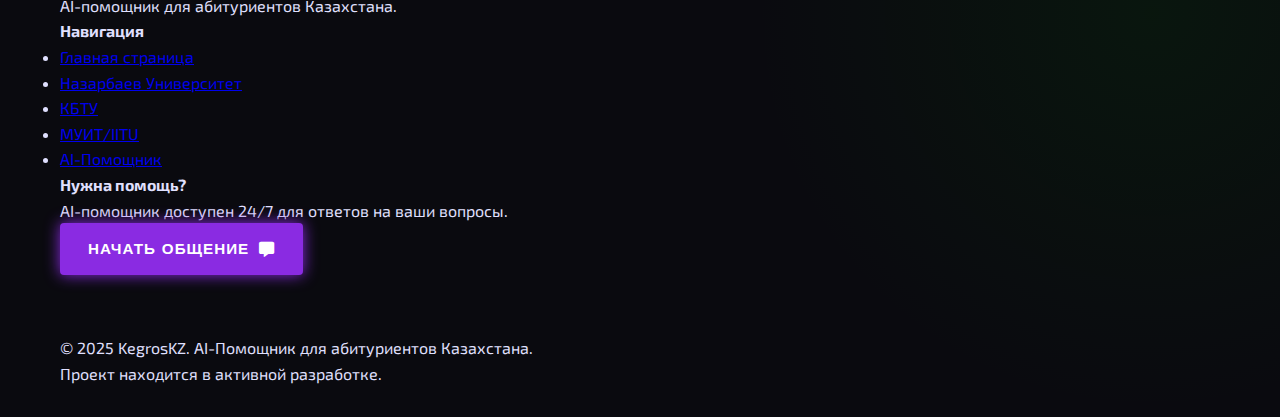
<file: ChatGPT.html>
<!DOCTYPE html>
<html lang="ru">
<head>
    <meta charset="UTF-8">
    <meta name="viewport" content="width=device-width, initial-scale=1.0">
    <title>KegrosKZ | AI-Помощник для абитуриентов</title>
    <link rel="stylesheet" href="style.css">
    <link rel="stylesheet" href="https://cdnjs.cloudflare.com/ajax/libs/font-awesome/6.4.0/css/all.min.css">
    <link href="https://fonts.googleapis.com/css2?family=Orbitron:wght@400;700;900&family=Exo+2:wght@300;400;600&display=swap" rel="stylesheet">
</head>
<body>
    <header class="main-header">
        <div class="container">
            <nav class="navbar">
                <a href="index.html" class="logo">
                    <span class="logo-icon"><i class="fas fa-graduation-cap"></i></span>
                    <span class="logo-text">Kegros<span class="logo-highlight">KZ</span></span>
                </a>
                <ul class="nav-menu">
                    <li><a href="index.html" class="nav-link"><i class="fas fa-home"></i> Главная</a></li>
                    <li><a href="chat.html" class="nav-link active"><i class="fas fa-robot"></i> AI-Помощник</a></li>
                    <li><a href="#about" class="nav-link"><i class="fas fa-info-circle"></i> О проекте</a></li>
                </ul>
                <div class="hamburger">
                    <span class="bar"></span>
                    <span class="bar"></span>
                    <span class="bar"></span>
                </div>
            </nav>
        </div>
    </header>

    <section class="hero-section">
        <div class="container">
            <div class="hero-content">
                <h1 class="hero-title glitch" data-text="AI-ПОМОЩНИК">AI-ПОМОЩНИК</h1>
                <p class="hero-subtitle">Kegros<span class="highlight">AI</span> — твой персональный гид по поступлению</p>
                <p class="hero-desc">Искусственный интеллект, который ответит на все вопросы о вузах Казахстана. 24/7 помощь в выборе университета, подготовке к ЕНТ и поступлении.</p>
                <div class="hero-stats">
                    <div class="stat">
                        <div class="stat-number">1000+</div>
                        <div class="stat-label">студентам помог</div>
                    </div>
                    <div class="stat">
                        <div class="stat-number">24 / 7</div>
                        <div class="stat-label">работает</div>
                    </div>
                    <div class="stat">
                        <div class="stat-number">98%</div>
                        <div class="stat-label">точность ответов</div>
                    </div>
                </div>
            </div>
            <div class="hero-image">
                <div class="ai-avatar">
                    <div class="avatar-circle">
                        <i class="fas fa-robot"></i>
                        <div class="pulse-ring"></div>
                        <div class="pulse-ring delay-1"></div>
                        <div class="pulse-ring delay-2"></div>
                    </div>
                    <h3 style="color: var(--eva-green); margin-top: 20px;">Kegros<span class="highlight">AI</span></h3>
                    <p style="color: var(--eva-cyan);">AI-помощник онлайн</p>
                </div>
            </div>
        </div>
        <div class="pulse-orb orb-1"></div>
        <div class="pulse-orb orb-2"></div>
    </section>

    <!-- Основной чат -->
    <div class="container" style="margin-top: 50px; margin-bottom: 100px;">
        <div class="chat-container">
            <div class="chat-header">
                <div class="chat-bot-info">
                    <div class="bot-avatar">
                        <i class="fas fa-robot"></i>
                    </div>
                    <div>
                        <h3 style="color: var(--eva-cyan); margin: 0;">Kegros<span class="highlight">AI</span></h3>
                        <p class="bot-status"><span class="status-indicator"></span> Онлайн • Отвечает мгновенно</p>
                    </div>
                </div>
                <div class="chat-actions">
                    <button class="btn btn-small" id="clearChat">
                        <i class="fas fa-trash"></i> Очистить чат
                    </button>
                    <button class="btn btn-small btn-primary" id="newChat">
                        <i class="fas fa-plus"></i> Новый чат
                    </button>
                </div>
            </div>
            
            <div class="chat-messages" id="chatMessages">
                <!-- Приветственное сообщение -->
                <div class="message bot-message">
                    <div class="message-avatar">
                        <i class="fas fa-robot"></i>
                    </div>
                    <div class="message-content">
                        <div class="message-text">
                            🎓 <strong>Привет! Я KegrosAI — твой AI-помощник для поступления в вузы Казахстана!</strong>
                        </div>
                        <div class="message-text">
                            Я могу помочь тебе с:
                            <br>• 🤔 <strong>Выбором университета</strong> по интересам и баллам
                            <br>• 📝 <strong>Подготовкой к поступлению</strong> и ЕНТ
                            <br>• 💰 <strong>Финансовыми вопросами</strong> (гранты, стипендии, стоимость)
                            <br>• 🏠 <strong>Жизнью студентов</strong> (общежития, кампус, внеучебка)
                            <br>• 🎯 <strong>Конкретными вузами</strong> (НУ, КБТУ, МУИТ и другие)
                        </div>
                        <div class="message-text">
                            💡 <strong>Просто задай свой вопрос ниже!</strong> Например:
                            <br>"Какие IT-вузы в Алматы?"
                            <br>"Как получить грант в НУ?"
                            <br>"Сравни КБТУ и МУИТ для программирования"
                        </div>
                        <div class="message-time">Только что</div>
                    </div>
                </div>
            </div>
            
            <div class="chat-input-area">
                <div class="quick-questions">
                    <span style="color: var(--gray-text); margin-right: 10px;">Быстрые вопросы:</span>
                    <button class="quick-btn" data-question="Какие IT-вузы в Казахстане лучшие?">
                        <i class="fas fa-laptop-code"></i> IT-вузы
                    </button>
                    <button class="quick-btn" data-question="Как поступить в Назарбаев Университет?">
                        <i class="fas fa-university"></i> Поступление в НУ
                    </button>
                    <button class="quick-btn" data-question="Сколько стоят общежития в Алматы?">
                        <i class="fas fa-bed"></i> Общежития
                    </button>
                    <button class="quick-btn" data-question="Какие гранты есть для 2024 года?">
                        <i class="fas fa-award"></i> Гранты
                    </button>
                </div>
                
                <div class="input-wrapper">
                    <input type="text" id="messageInput" placeholder="Напиши свой вопрос здесь... (например: 'Помоги выбрать вуз для программирования')">
                    <button id="sendMessage" class="btn btn-primary">
                        <i class="fas fa-paper-plane"></i> Отправить
                    </button>
                </div>
                
                <div class="input-hint">
                    <i class="fas fa-info-circle"></i> AI-помощник анализирует информацию о всех университетах Казахстана
                </div>
            </div>
        </div>
    </div>

    <footer id="about" class="main-footer">
        <div class="container">
            <div class="footer-content">
                <div class="footer-logo">
                    <a href="index.html" class="logo">
                        <span class="logo-icon"><i class="fas fa-graduation-cap"></i></span>
                        <span class="logo-text">Kegros<span class="logo-highlight">KZ</span></span>
                    </a>
                    <p>AI-помощник для абитуриентов Казахстана.</p>
                </div>
                <div class="footer-links">
                    <h4>Навигация</h4>
                    <ul>
                        <li><a href="index.html">Главная страница</a></li>
                        <li><a href="nu.html">Назарбаев Университет</a></li>
                        <li><a href="kbtu.html">КБТУ</a></li>
                        <li><a href="iitu.html">МУИТ/IITU</a></li>
                        <li><a href="chat.html">AI-Помощник</a></li>
                    </ul>
                </div>
                <div class="footer-cta">
                    <h4>Нужна помощь?</h4>
                    <p>AI-помощник доступен 24/7 для ответов на ваши вопросы.</p>
                    <a href="#chatMessages" class="btn btn-primary">НАЧАТЬ ОБЩЕНИЕ <i class="fas fa-comment-alt"></i></a>
                </div>
            </div>
            <div class="footer-bottom">
                <p>&copy; 2025 KegrosKZ. AI-Помощник для абитуриентов Казахстана.</p>
                <p>Проект находится в активной разработке.</p>
            </div>
        </div>
    </footer>

    <script>
        // Глобальные переменные
        let currentSessionId = 'chat_' + Date.now();
        let isAIOnline = false;
        const API_URL = 'http://localhost:5000'; // Адрес твоего Flask сервера
        
        // Проверка подключения к серверу
        async function checkServerConnection() {
            try {
                const response = await fetch(API_URL + '/api/status');
                if (response.ok) {
                    const data = await response.json();
                    isAIOnline = data.ai_status === 'connected';
                    console.log('✅ Сервер AI подключен:', data);
                    return true;
                }
            } catch (error) {
                console.log('❌ Сервер AI недоступен. Запусти Flask сервер!');
                isAIOnline = false;
            }
            return false;
        }
        
        
        
        // Создать элемент статуса
        function createStatusElement() {
            const statusDiv = document.createElement('div');
            statusDiv.id = 'connectionStatus';
            statusDiv.className = 'connection-status';
            document.querySelector('.chat-header').appendChild(statusDiv);
            return statusDiv;
        }
        
        // Добавить сообщение в чат
        function addMessage(text, isUser = false, showTime = true) {
            const chatMessages = document.getElementById('chatMessages');
            const messageDiv = document.createElement('div');
            messageDiv.className = isUser ? 'message user-message' : 'message bot-message';
            
            const time = showTime ? new Date().toLocaleTimeString([], {hour: '2-digit', minute:'2-digit'}) : '';
            
            messageDiv.innerHTML = `
                <div class="message-avatar">
                    <i class="fas ${isUser ? 'fa-user' : 'fa-robot'}"></i>
                </div>
                <div class="message-content">
                    <div class="message-text">${text}</div>
                    ${showTime ? `<div class="message-time">${time}</div>` : ''}
                </div>
            `;
            
            chatMessages.appendChild(messageDiv);
            chatMessages.scrollTop = chatMessages.scrollHeight;
            return messageDiv;
        }
        
        // Показать индикатор "печатает"
        function showTypingIndicator() {
            const chatMessages = document.getElementById('chatMessages');
            const typingDiv = document.createElement('div');
            typingDiv.className = 'message bot-message typing-indicator';
            typingDiv.id = 'typingIndicator';
            
            typingDiv.innerHTML = `
                <div class="message-avatar">
                    <i class="fas fa-robot"></i>
                </div>
                <div class="message-content">
                    <div class="message-text">
                        <span class="typing-dots">
                            <span>.</span><span>.</span><span>.</span>
                        </span> KegrosAI печатает
                    </div>
                </div>
            `;
            
            chatMessages.appendChild(typingDiv);
            chatMessages.scrollTop = chatMessages.scrollHeight;
        }
        
        // Убрать индикатор "печатает"
        function hideTypingIndicator() {
            const typing = document.getElementById('typingIndicator');
            if (typing) typing.remove();
        }
        
        // Отправить сообщение к AI (основной метод)
        async function sendToAI(message) {
            if (!isAIOnline) {
                // Демо-режим если сервер недоступен
                return getDemoResponse(message);
            }
            
            try {
                // Используем endpoint /api/chat с поддержкой истории
                const response = await fetch(API_URL + '/api/chat', {
                    method: 'POST',
                    headers: {
                        'Content-Type': 'application/json',
                    },
                    body: JSON.stringify({
                        message: message,
                        session_id: currentSessionId
                    })
                });
                
                if (!response.ok) {
                    throw new Error('Ошибка сервера');
                }
                
                const data = await response.json();
                return data.response || data.answer;
                
            } catch (error) {
                console.error('Ошибка AI:', error);
                return `⚠️ <strong>Ошибка подключения к AI</strong><br><br>
                        Не удалось подключиться к серверу AI.<br>
                        <em>Для запуска сервера:</em><br>
                        1. Убедись что запущен файл с Flask сервером<br>
                        2. Проверь что порт 5000 свободен<br>
                        3. Используй пока демо-ответы из быстрых вопросов`;
            }
        }
        
        // Демо-ответы когда сервер недоступен
        function getDemoResponse(question) {
            const demoResponses = {
                "привет": `🎓 <strong>KegrosAI (KegrosKZ):</strong> Привет! Я AI-помощник для абитуриентов Казахстана. Помогу выбрать университет, подготовиться к поступлению и ответить на любые вопросы!`,
                
                "какие вузы есть": `🏫 <strong>На KegrosKZ представлены:</strong><br><br>
                • <strong>Назарбаев Университет</strong> (9.8/10) - топ-1<br>
                • <strong>КБТУ</strong> (8.2/10) - лучший технический<br>
                • <strong>МУИТ/IITU</strong> (7.5/10) - IT-вуз №1<br>
                • <strong>КазНУ им. Аль-Фараби</strong> (7.9/10)<br>
                • <strong>ЕНУ им. Гумилева</strong> (7.3/10)<br>
                • <strong>КазНИТУ им. Сатпаева</strong> (8.0/10)`,
                
                "как поступить в ну": `🎯 <strong>Поступление в НУ:</strong><br><br>
                <strong>Сроки:</strong><br>
                • Декабрь-Февраль: подача заявок<br>
                • Март-Апрель: экзамены<br>
                • Апрель-Май: собеседования<br>
                • Июнь: результаты<br><br>
                <strong>Требования:</strong><br>
                • Аттестат 4.8+ GPA<br>
                • SAT/ACT обязательно<br>
                • IELTS 6.5+<br>
                • Мотивационное письмо<br>
                • 2 рекомендации`,
                
                "сколько стоит кбту": `💰 <strong>КБТУ - стоимость:</strong><br><br>
                • Обучение: 2.5-3 млн тенге/год<br>
                • Гранты: 25% на каждом факультете<br>
                • Общежитие: 150,000-200,000 тенге/семестр<br>
                • Доп. расходы: ~500,000 тенге/год<br><br>
                <em>При высоких баллах ЕНТ можно получить грант!</em>`,
                
                "муит it": `💻 <strong>МУИТ (IITU) для IT:</strong><br><br>
                • Рейтинг KegrosKZ: 7.5/10<br>
                • Трудоустройство: 98% в IT<br>
                • Зарплата выпускников: 1.2M тенге<br>
                • Хакатоны: каждые 2 недели<br>
                • Гранты: 30% бесплатного обучения<br>
                • Стоимость: 2.8-3.5 млн/год<br><br>
                <strong>Идеально для будущих программистов!</strong>`,
                
                "гранты 2025": `🏆 <strong>Гранты 2025:</strong><br><br>
                <strong>Государственные:</strong><br>
                • По баллам ЕНТ (120+)<br>
                • Целевые от компаний<br>
                • Международные "Болашак"<br><br>
                <strong>По вузам:</strong><br>
                • НУ: 80% мест на грантах<br>
                • МУИТ: 30% грантов, 30% скидок<br>
                • КБТУ: 25% грантов<br><br>
                <strong>Стипендии:</strong><br>
                • Президентская: 100,000 тенге/месяц<br>
                • Правительственная: 50,000 тенге/месяц`
            };
            
            const lowerQuestion = question.toLowerCase();
            
            // Ищем точное совпадение
            if (demoResponses[lowerQuestion]) {
                return demoResponses[lowerQuestion];
            }
            
            // Ищем по ключевым словам
            for (const [key, response] of Object.entries(demoResponses)) {
                if (lowerQuestion.includes(key) && key.length > 3) {
                    return response;
                }
            }
            
            // Общий ответ
            /*return `🤖 <strong>АбитУм (демо-режим):</strong><br><br>
                    Ваш вопрос: <em>"${question}"</em><br><br>
                    В полной версии с Gemini AI я бы дал подробный анализ.<br><br>
                    <strong>Попробуйте один из готовых вопросов:</strong><br>
                    • "Какие вузы есть"<br>
                    • "Как поступить в НУ"<br>
                    • "Сколько стоит КБТУ"<br>
                    • "МУИТ IT"<br>
                    • "Гранты 2025"`;*/
        }
        
        // Очистка чата на сервере
        async function clearChatHistory() {
            try {
                await fetch(API_URL + '/api/clear', {
                    method: 'POST',
                    headers: {'Content-Type': 'application/json'},
                    body: JSON.stringify({session_id: currentSessionId})
                });
            } catch (error) {
                console.log('Сервер очистки недоступен');
            }
        }
        
        // Создание нового чата
        async function createNewChat() {
            try {
                const response = await fetch(API_URL + '/api/new', {
                    method: 'POST',
                    headers: {'Content-Type': 'application/json'},
                    body: JSON.stringify({
                        session_id: currentSessionId,
                        clear_old: true
                    })
                });
                
                if (response.ok) {
                    const data = await response.json();
                    currentSessionId = data.new_session_id;
                    return currentSessionId;
                }
            } catch (error) {
                // Если сервер недоступен, просто создаем новый ID
                currentSessionId = 'chat_' + Date.now();
            }
            return currentSessionId;
        }
        
        // Основная функция отправки сообщения
        async function sendMessage() {
            const messageInput = document.getElementById('messageInput');
            const message = messageInput.value.trim();
            
            if (!message) return;
            
            // Добавляем сообщение пользователя
            addMessage(message, true);
            messageInput.value = '';
            
            // Показываем индикатор печати
            showTypingIndicator();
            
            // Получаем ответ от AI
            const aiResponse = await sendToAI(message);
            
            // Убираем индикатор и показываем ответ
            hideTypingIndicator();
            addMessage(aiResponse, false);
            
            // Фокус обратно на поле ввода
            messageInput.focus();
        }
        
        // Инициализация при загрузке страницы
        document.addEventListener('DOMContentLoaded', function() {
            const chatMessages = document.getElementById('chatMessages');
            const messageInput = document.getElementById('messageInput');
            const sendButton = document.getElementById('sendMessage');
            const clearButton = document.getElementById('clearChat');
            const newChatButton = document.getElementById('newChat');
            const quickButtons = document.querySelectorAll('.quick-btn');
            
            // Проверка подключения
            checkServerConnection().then(() => {
                updateConnectionStatus();
            });
            
            // Обновляем статус каждые 30 секунд
            setInterval(async () => {
                await checkServerConnection();
                updateConnectionStatus();
            }, 30000);
            
            // Быстрые кнопки вопросов
            quickButtons.forEach(btn => {
                btn.addEventListener('click', async function() {
                    const question = this.getAttribute('data-question');
                    messageInput.value = question;
                    await sendMessage();
                });
            });
            
            // Отправка по Enter
            messageInput.addEventListener('keypress', function(e) {
                if (e.key === 'Enter' && !e.shiftKey) {
                    e.preventDefault();
                    sendMessage();
                }
            });
            
            // Отправка по кнопке
            sendButton.addEventListener('click', sendMessage);
            
            // Очистка чата
            clearButton.addEventListener('click', async function() {
                // Очищаем на сервере
                await clearChatHistory();
                
                // Очищаем на клиенте
                const messages = chatMessages.querySelectorAll('.message:not(:first-child)');
                messages.forEach(msg => msg.remove());
                
                // Показываем сообщение
                addMessage('💬 <strong>Чат очищен.</strong> Задайте новый вопрос!', false);
                
                // Создаем новую сессию
                currentSessionId = 'chat_' + Date.now();
            });
            
            // Новый чат
            newChatButton.addEventListener('click', async function() {
                // Создаем новый чат
                await createNewChat();
                
                // Очищаем на клиенте
                chatMessages.innerHTML = '';
                
                // Показываем приветствие
                const welcomeMsg = document.createElement('div');
                welcomeMsg.className = 'message bot-message';
                welcomeMsg.innerHTML = `
                    <div class="message-avatar">
                        <i class="fas fa-robot"></i>
                    </div>
                    <div class="message-content">
                        <div class="message-text">
                            🎓 <strong>Новый чат начат!</strong> Я KegrosAI — AI-помощник от KegrosKZ.
                        </div>
                        <div class="message-text">
                            Помогу с выбором университета, подготовкой к поступлению и любыми вопросами о вузах Казахстана!
                        </div>
                        <div class="message-text">
                            💡 <strong>Спроси меня о:</strong><br>
                            • Рейтингах университетов<br>
                            • Стоимости обучения<br>
                            • Грантах и стипендиях<br>
                            • Процессе поступления<br>
                            • Карьерных перспективах
                        </div>
                        <div class="message-time">Только что</div>
                    </div>
                `;
                chatMessages.appendChild(welcomeMsg);
                
                // Обновляем статус
                updateConnectionStatus();
            });
            
            // Автофокус на поле ввода
            messageInput.focus();
            
            // Добавляем CSS для индикатора печати
            const style = document.createElement('style');
            style.textContent = `
                .typing-indicator .message-text {
                    color: var(--gray-text);
                    font-style: italic;
                }
                
                .typing-dots {
                    display: inline-block;
                }
                
                .typing-dots span {
                    animation: typingDot 1.4s infinite;
                    opacity: 0.3;
                }
                
                .typing-dots span:nth-child(1) { animation-delay: 0s; }
                .typing-dots span:nth-child(2) { animation-delay: 0.2s; }
                .typing-dots span:nth-child(3) { animation-delay: 0.4s; }
                
                @keyframes typingDot {
                    0%, 100% { opacity: 0.3; }
                    50% { opacity: 1; }
                }
                
                .connection-status {
                    position: absolute;
                    right: 20px;
                    top: 50%;
                    transform: translateY(-50%);
                    padding: 5px 12px;
                    border-radius: 15px;
                    font-size: 0.8rem;
                    display: flex;
                    align-items: center;
                    gap: 6px;
                }
                
                .connection-status.connected {
                    background: rgba(0, 255, 65, 0.1);
                    color: var(--eva-green);
                    border: 1px solid var(--eva-green);
                }
                
                .connection-status.disconnected {
                    background: rgba(255, 68, 68, 0.1);
                    color: #ff4444;
                    border: 1px solid #ff4444;
                }
                
                .connection-status .status-indicator {
                    width: 8px;
                    height: 8px;
                    border-radius: 50%;
                    display: inline-block;
                }
                
                .chat-header {
                    position: relative;
                }
            `;
            document.head.appendChild(style);
        });
        
        // Экспортируем функции для отладки
        window.chatFunctions = {
            sendMessage,
            clearChatHistory,
            createNewChat,
            checkServerConnection,
            get currentSessionId() { return currentSessionId; },
            get isAIOnline() { return isAIOnline; }
        };
    </script>
</body>
</html>
</file>
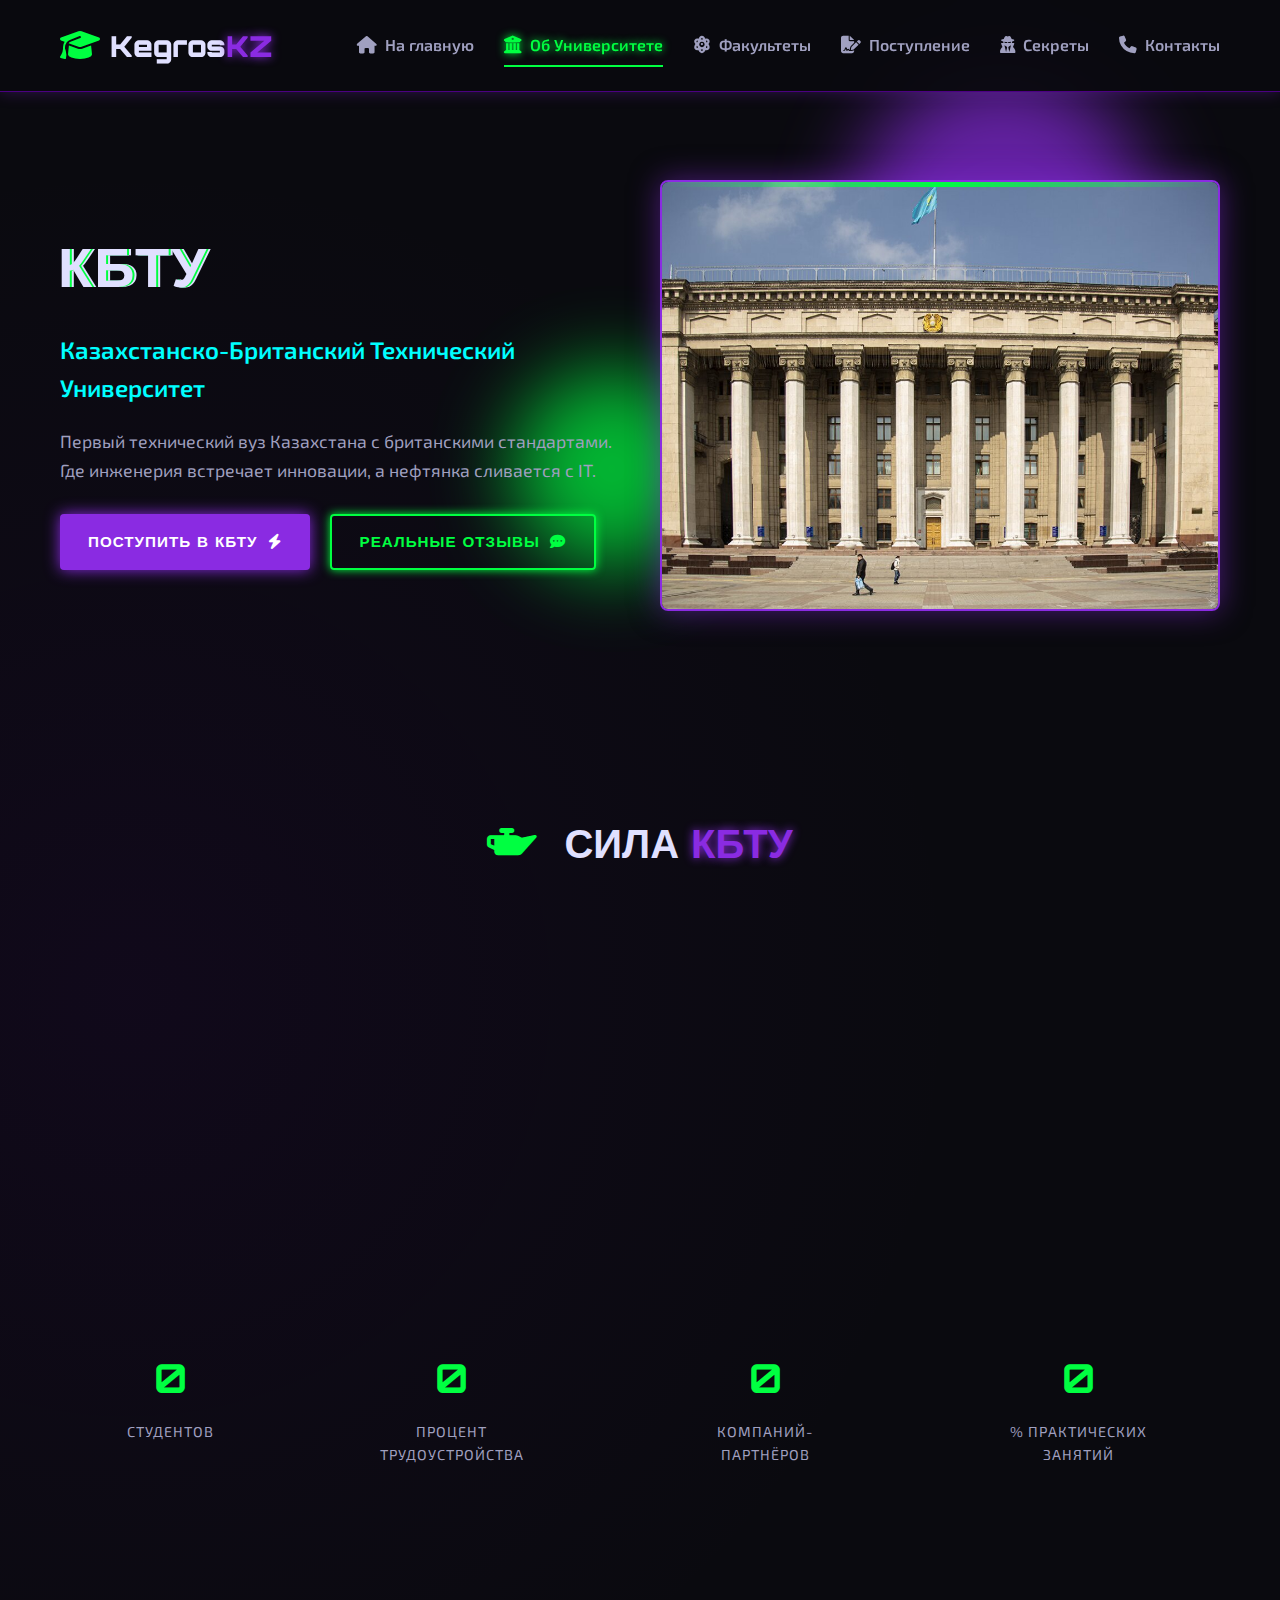
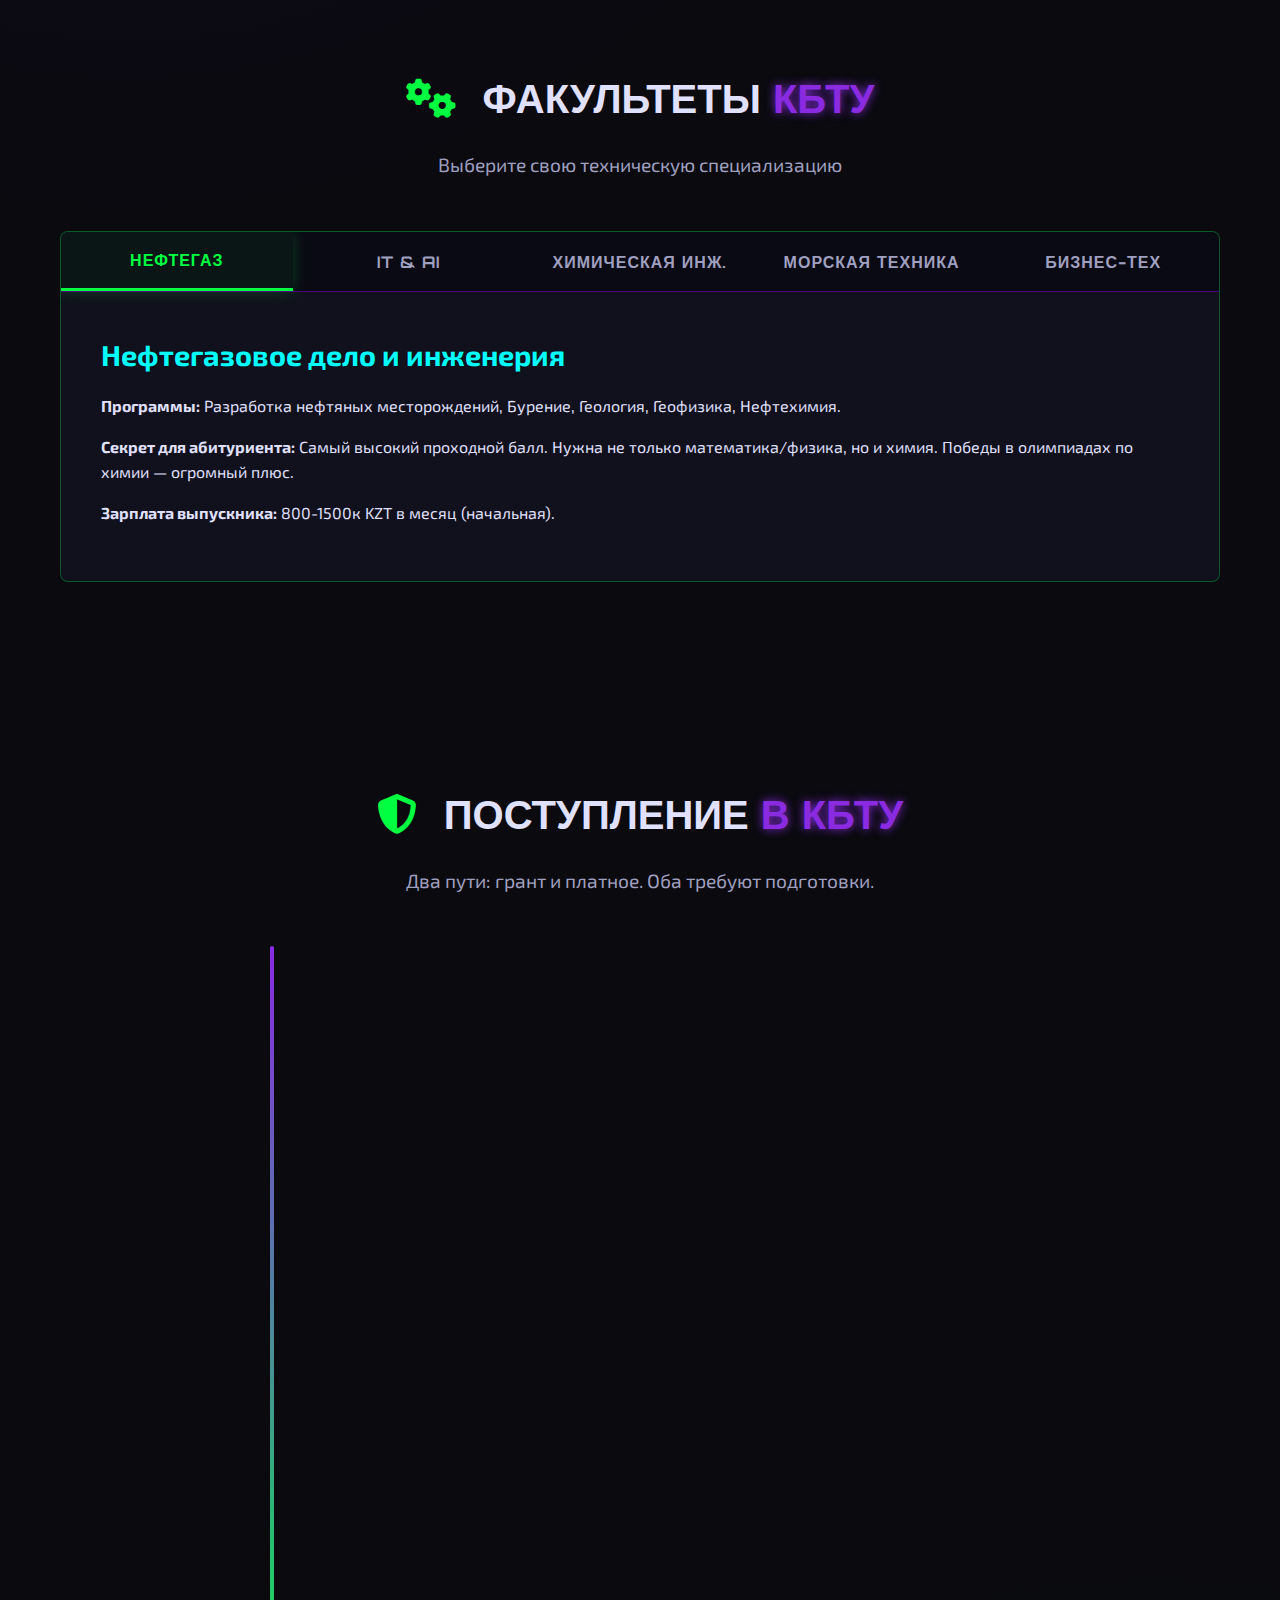
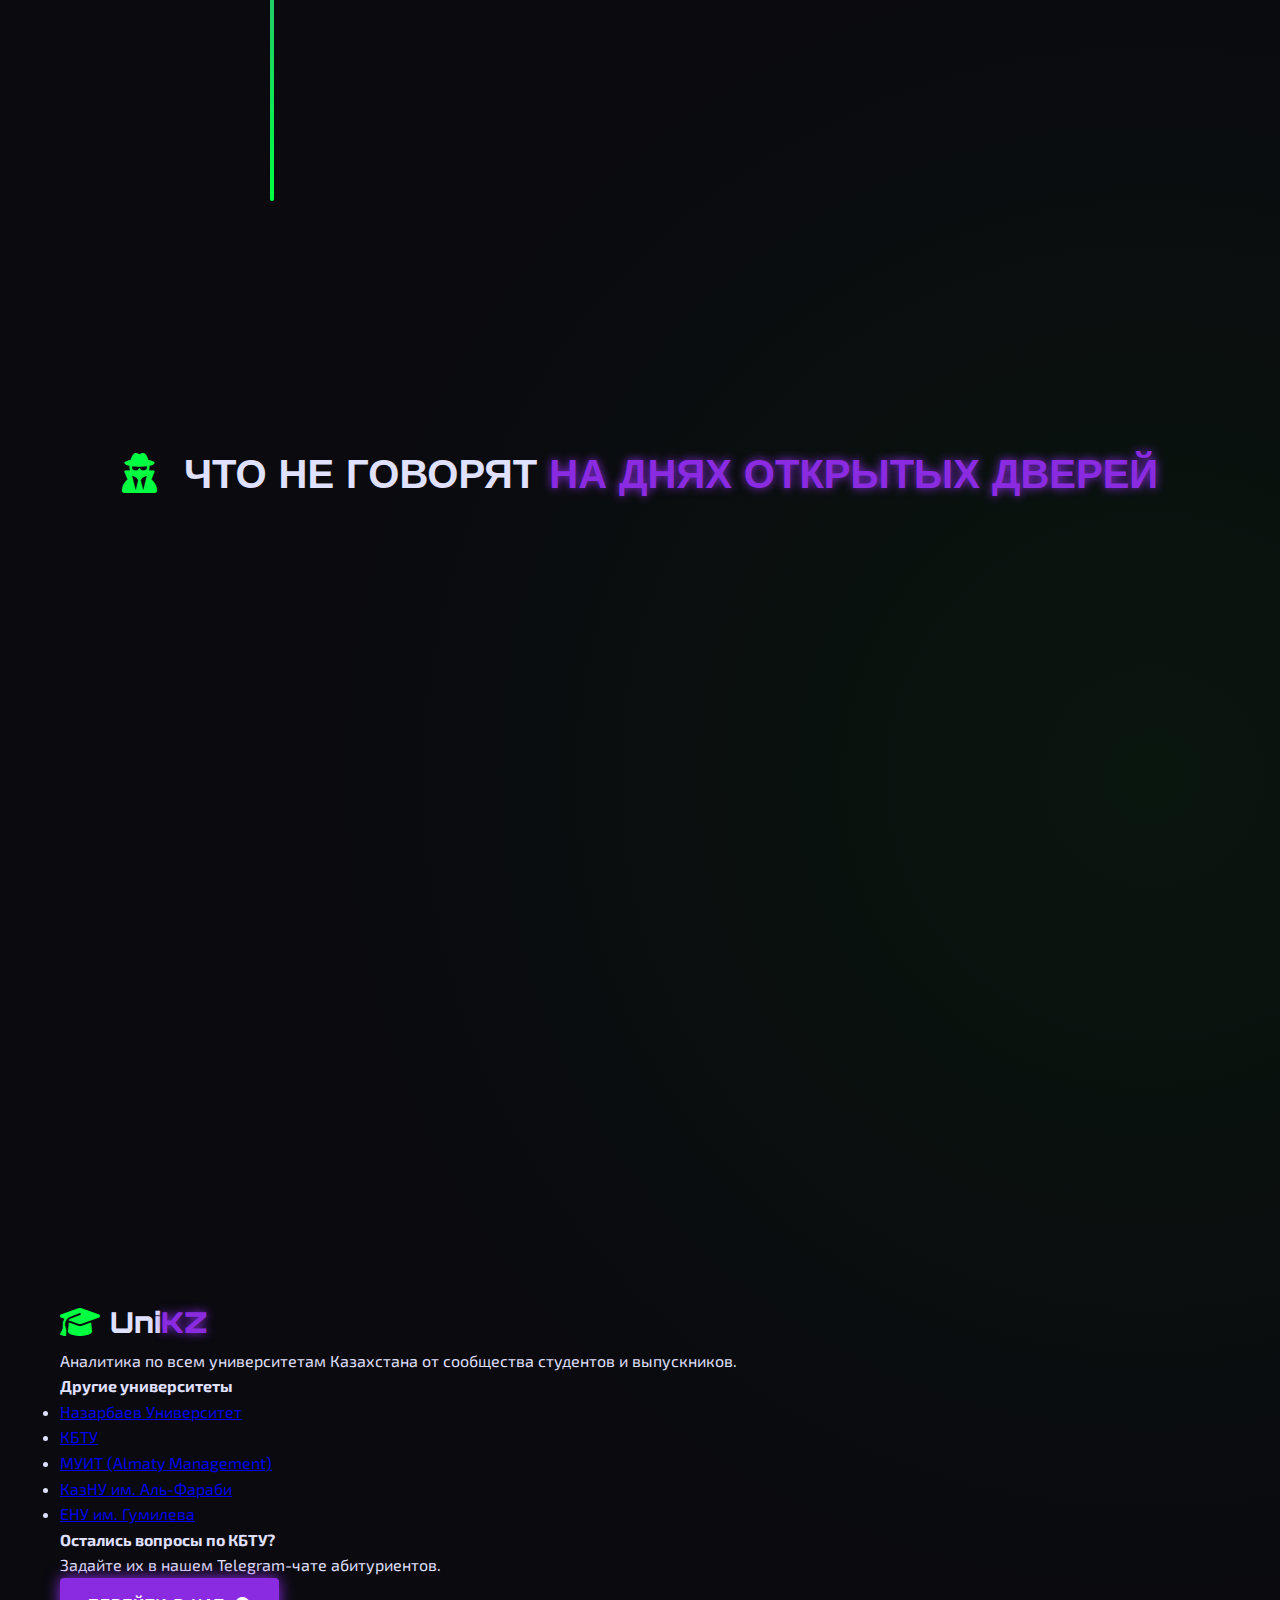
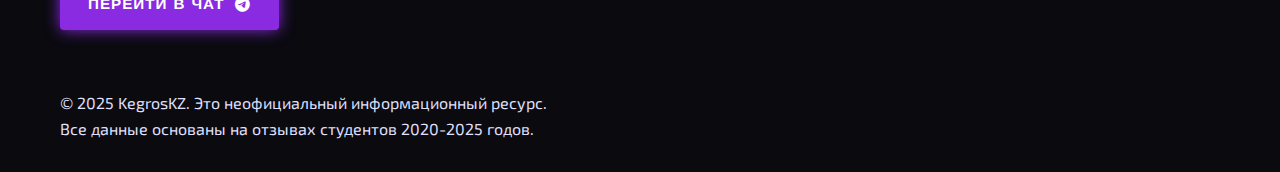
<file: kbtu.html>
<!DOCTYPE html>
<html lang="ru">
<head>
    <meta charset="UTF-8">
    <meta name="viewport" content="width=device-width, initial-scale=1.0">
    <title>KegrosKZ | КБТУ - Казахстанско-Британский Технический Университет</title>
    <link rel="stylesheet" href="style.css">
    <link rel="stylesheet" href="https://cdnjs.cloudflare.com/ajax/libs/font-awesome/6.4.0/css/all.min.css">
    <link href="https://fonts.googleapis.com/css2?family=Orbitron:wght@400;700;900&family=Exo+2:wght@300;400;600&display=swap" rel="stylesheet">
</head>
<body>
    <header class="main-header">
        <div class="container">
            <nav class="navbar">
                <a href="index.html" class="logo">
                    <span class="logo-icon"><i class="fas fa-graduation-cap"></i></span>
                    <span class="logo-text">Kegros<span class="logo-highlight">KZ</span></span>
                </a>
                <ul class="nav-menu">
                    <li><a href="index.html" class="nav-link"><i class="fas fa-home"></i> На главную</a></li>
                    <li><a href="#about" class="nav-link active"><i class="fas fa-university"></i> Об Университете</a></li>
                    <li><a href="#faculties" class="nav-link"><i class="fas fa-atom"></i> Факультеты</a></li>
                    <li><a href="#admission" class="nav-link"><i class="fas fa-file-signature"></i> Поступление</a></li>
                    <li><a href="#secrets" class="nav-link"><i class="fas fa-user-secret"></i> Секреты</a></li>
                    <li><a href="#contacts" class="nav-link"><i class="fas fa-phone"></i> Контакты</a></li>
                </ul>
                <div class="hamburger">
                    <span class="bar"></span>
                    <span class="bar"></span>
                    <span class="bar"></span>
                </div>
            </nav>
        </div>
    </header>

    <section id="hero" class="hero-section">
        <div class="container">
            <div class="hero-content">
                <h1 class="hero-title glitch" data-text="КБТУ">КБТУ</h1>
                <p class="hero-subtitle">Казахстанско-Британский Технический Университет</p>
                <p class="hero-desc">Первый технический вуз Казахстана с британскими стандартами. Где инженерия встречает инновации, а нефтянка сливается с IT.</p>
                <div class="hero-buttons">
                    <a href="#admission" class="btn btn-primary">ПОСТУПИТЬ В КБТУ <i class="fas fa-bolt"></i></a>
                    <a href="#secrets" class="btn btn-secondary">РЕАЛЬНЫЕ ОТЗЫВЫ <i class="fas fa-comment-dots"></i></a>
                </div>
            </div>
            <div class="hero-image">
                <div class="image-frame">
                    <img src="images/kbtu.jpg" alt="Корпус КБТУ">
                    <div class="scan-line"></div>
                </div>
            </div>
        </div>
        <div class="pulse-orb orb-1"></div>
        <div class="pulse-orb orb-2"></div>
    </section>

    <section id="about" class="section about-section">
        <div class="container">
            <h2 class="section-title"><span class="title-icon"><i class="fas fa-oil-can"></i></span> СИЛА <span class="highlight">КБТУ</span></h2>
            <div class="about-grid">
                <div class="about-card">
                    <div class="card-icon"><i class="fas fa-industry"></i></div>
                    <h3>Нефтегазовый гигант</h3>
                    <p>Лучшая нефтегазовая школа в СНГ. Партнёрство с Shell, Chevron, KMG. 90% выпускников работают в ТОП-нефтяных компаниях.</p>
                </div>
                <div class="about-card">
                    <div class="card-icon"><i class="fas fa-laptop-code"></i></div>
                    <h3>IT-Мекка</h3>
                    <p>Факультет IT и AI — второй по престижности после нефтянки. Выпускники в Google, Amazon, EPAM, One Technologies.</p>
                </div>
                <div class="about-card">
                    <div class="card-icon"><i class="fas fa-handshake"></i></div>
                    <h3>Британский диплом</h3>
                    <p>Двойные дипломы с University of London, University of Aberdeen. Европейское признание без выезда из Казахстана.</p>
                </div>
                <div class="about-card">
                    <div class="card-icon"><i class="fas fa-hard-hat"></i></div>
                    <h3>100% практика</h3>
                    <p>С 3 курса — обязательные стажировки на производствах. Лаборатории как на реальных нефтяных платформах.</p>
                </div>
            </div>
            <div class="stats">
                <div class="stat">
                    <div class="stat-number" data-target="8000">0</div>
                    <div class="stat-label">Студентов</div>
                </div>
                <div class="stat">
                    <div class="stat-number" data-target="92">0</div>
                    <div class="stat-label">Процент трудоустройства</div>
                </div>
                <div class="stat">
                    <div class="stat-number" data-target="300">0</div>
                    <div class="stat-label">Компаний-партнёров</div>
                </div>
                <div class="stat">
                    <div class="stat-number" data-target="85">0</div>
                    <div class="stat-label">% практических занятий</div>
                </div>
            </div>
        </div>
    </section>

    <section id="faculties" class="section schools-section">
        <div class="container">
            <h2 class="section-title"><span class="title-icon"><i class="fas fa-cogs"></i></span> ФАКУЛЬТЕТЫ <span class="highlight">КБТУ</span></h2>
            <p class="section-subtitle">Выберите свою техническую специализацию</p>

            <div class="tabs">
                <div class="tab-buttons">
                    <button class="tab-btn active" data-tab="oil">Нефтегаз</button>
                    <button class="tab-btn" data-tab="it">IT & AI</button>
                    <button class="tab-btn" data-tab="chemical">Химическая инж.</button>
                    <button class="tab-btn" data-tab="marine">Морская техника</button>
                    <button class="tab-btn" data-tab="business">Бизнес-тех</button>
                </div>
                <div class="tab-content">
                    <div class="tab-pane active" id="oil">
                        <h3>Нефтегазовое дело и инженерия</h3>
                        <p><strong>Программы:</strong> Разработка нефтяных месторождений, Бурение, Геология, Геофизика, Нефтехимия.</p>
                        <p><strong>Секрет для абитуриента:</strong> Самый высокий проходной балл. Нужна не только математика/физика, но и химия. Победы в олимпиадах по химии — огромный плюс.</p>
                        <p><strong>Зарплата выпускника:</strong> 800-1500к KZT в месяц (начальная).</p>
                    </div>
                    <div class="tab-pane" id="it">
                        <h3>Информационные технологии и Искусственный интеллект</h3>
                        <p><strong>Программы:</strong> Computer Science, Data Science, Cybersecurity, Software Engineering, AI.</p>
                        <p><strong>Секрет для абитуриента:</strong> Портфолио проектов на GitHub важнее оценок. Свой пет-проект или участие в хакатоне даёт +50% к шансам.</p>
                        <p><strong>Зарплата выпускника:</strong> 600-1200к KZT в месяц (начальная).</p>
                    </div>
                    <div class="tab-pane" id="chemical">
                        <h3>Химическая инженерия</h3>
                        <p><strong>Программы:</strong> Химическая технология, Биотехнология, Фармацевтическая инженерия.</p>
                        <p><strong>Секрет для абитуриента:</strong> Меньший конкурс, чем на нефтянку, но такие же высокие зарплаты. Лаборатории мирового уровня.</p>
                    </div>
                    <div class="tab-pane" id="marine">
                        <h3>Морская техника и технологии</h3>
                        <p><strong>Программы:</strong> Судостроение, Оффшорные конструкции, Подводная робототехника.</p>
                        <p><strong>Секрет для абитуриента:</strong> Единственный такой факультет в Казахстане. 100% гарантия трудоустройства в KMG, Shell, North Caspian.</p>
                    </div>
                    <div class="tab-pane" id="business">
                        <h3>Бизнес-технологии</h3>
                        <p><strong>Программы:</strong> Технологическое предпринимательство, IT-менеджмент, Цифровая экономика.</p>
                        <p><strong>Секрет для абитуриента:</strong> Идеально для тех, кто хочет совместить технику с бизнесом. Много проектов с реальными стартапами.</p>
                    </div>
                </div>
            </div>
        </div>
    </section>

    <section id="admission" class="section admission-section">
        <div class="container">
            <h2 class="section-title"><span class="title-icon"><i class="fas fa-shield-alt"></i></span> ПОСТУПЛЕНИЕ <span class="highlight">В КБТУ</span></h2>
            <p class="section-subtitle">Два пути: грант и платное. Оба требуют подготовки.</p>

            <div class="timeline">
                <div class="timeline-item">
                    <div class="timeline-step">1</div>
                    <div class="timeline-content">
                        <h3>ЕНТ/КТЛ (Июнь)</h3>
                        <p><strong>Для гранта:</strong> Нужно 120+ баллов (из 140). Математика и физика/химия должны быть идеальными.</p>
                        <p><strong>Секрет:</strong> КТЛ даёт преимущество. Выпускники КТЛ имеют отдельную квоту на гранты КБТУ.</p>
                    </div>
                </div>
                <div class="timeline-item">
                    <div class="timeline-step">2</div>
                    <div class="timeline-content">
                        <h3>Внутренние экзамены (Июль)</h3>
                        <p><strong>Формат:</strong> Математика + профильный предмет (физика/химия/информатика). Сложнее, чем ЕНТ.</p>
                        <p><strong>Секрет:</strong> Можно сдавать несколько профильных предметов для увеличения шансов на разные факультеты.</p>
                    </div>
                </div>
                <div class="timeline-item">
                    <div class="timeline-step">3</div>
                    <div class="timeline-content">
                        <h3>Собеседование (Июль)</h3>
                        <p><strong>Для IT и нефтянки:</strong> Техническое интервью. Могут дать решить задачу на доске.</p>
                        <p><strong>Секрет:</strong> Спрашивают про хобби и проекты. Интересуются, почему именно КБТУ, а не НУ или зарубеж.</p>
                    </div>
                </div>
                <div class="timeline-item">
                    <div class="timeline-step">4</div>
                    <div class="timeline-content">
                        <h3>Результаты (Август)</h3>
                        <p><strong>Грант:</strong> 25% мест на каждом факультете. Конкурс 10+ человек на место.</p>
                        <p><strong>Стоимость обучения:</strong> 2.5-4 млн KZT в год. Есть скидки за хорошую успеваемость.</p>
                    </div>
                </div>
            </div>
        </div>
    </section>

    <section id="secrets" class="section secrets-section">
        <div class="container">
            <h2 class="section-title"><span class="title-icon"><i class="fas fa-user-secret"></i></span> ЧТО НЕ ГОВОРЯТ <span class="highlight">НА ДНЯХ ОТКРЫТЫХ ДВЕРЕЙ</span></h2>
            <div class="secrets-grid">
                <div class="secret-card">
                    <div class="secret-icon"><i class="fas fa-users"></i></div>
                    <h3>Культура "старшей школы"</h3>
                    <p>Жёсткая иерархия: преподаватели — боги, старшекурсники — полубоги. Первокурсников "гоняют". Но это сплачивает и даёт дисциплину.</p>
                </div>
                <div class="secret-card">
                    <div class="secret-icon"><i class="fas fa-building"></i></div>
                    <h3>Кампус и общежития</h3>
                    <p>Главный корпус — историческое здание, но внутри современные лаборатории. Общежития только для иногородних, условия спартанские.</p>
                </div>
                <div class="secret-card">
                    <div class="secret-icon"><i class="fas fa-handshake"></i></div>
                    <h3>Блат и связи</h3>
                    <p>В нефтянке часто поступают дети сотрудников KMG, NCOC. Но в IT всё честно — только знания. Знакомства здесь решают больше, чем оценки.</p>
                </div>
                <div class="secret-card">
                    <div class="secret-icon"><i class="fas fa-graduation-cap"></i></div>
                    <h3>После диплома</h3>
                    <p>Диплом КБТУ — пропуск в любую нефтяную компанию Казахстана. Но для работы за рубежом нужна магистратура на Западе.</p>
                </div>
            </div>
        </div>
    </section>

    <footer class="main-footer">
        <div class="container">
            <div class="footer-content">
                <div class="footer-logo">
                    <a href="index.html" class="logo">
                        <span class="logo-icon"><i class="fas fa-graduation-cap"></i></span>
                        <span class="logo-text">Uni<span class="logo-highlight">KZ</span></span>
                    </a>
                    <p>Аналитика по всем университетам Казахстана от сообщества студентов и выпускников.</p>
                </div>
                <div class="footer-links">
                    <h4>Другие университеты</h4>
                    <ul>
                        <li><a href="nu.html">Назарбаев Университет</a></li>
                        <li><a href="kbtu.html" class="active">КБТУ</a></li>
                        <li><a href="mait.html">МУИТ (Almaty Management)</a></li>
                        <li><a href="kaznu.html">КазНУ им. Аль-Фараби</a></li>
                        <li><a href="enu.html">ЕНУ им. Гумилева</a></li>
                    </ul>
                </div>
                <div class="footer-cta">
                    <h4>Остались вопросы по КБТУ?</h4>
                    <p>Задайте их в нашем Telegram-чате абитуриентов.</p>
                    <a href="#" class="btn btn-primary">ПЕРЕЙТИ В ЧАТ <i class="fab fa-telegram"></i></a>
                </div>
            </div>
            <div class="footer-bottom">
                <p>&copy; 2025 KegrosKZ. Это неофициальный информационный ресурс.</p>
                <p>Все данные основаны на отзывах студентов 2020-2025 годов.</p>
            </div>
        </div>
    </footer>

    <script src="script.js"></script>
</body>
</html>
</file>
<file: style.css>
:root {
    --eva-purple: #8a2be2;
    --eva-dark-purple: #4b0082;
    --eva-green: #00ff41;
    --eva-dark-green: #008f11;
    --eva-cyan: #00ffff;
    --dark-bg: #0a0a0f;
    --darker-bg: #050509;
    --light-text: #e0e0ff;
    --gray-text: #a0a0c0;
    --card-bg: rgba(20, 20, 35, 0.7);
    --border-glow: rgba(0, 255, 65, 0.3);
    --font-title: 'Orbitron', sans-serif;
    --font-body: 'Exo 2', sans-serif;
}

* {
    margin: 0;
    padding: 0;
    box-sizing: border-box;
}

html {
    scroll-behavior: smooth;
}

body {
    font-family: var(--font-body);
    background-color: var(--dark-bg);
    color: var(--light-text);
    line-height: 1.6;
    overflow-x: hidden;
    background-image: 
        radial-gradient(circle at 10% 20%, rgba(74, 0, 130, 0.1) 0%, transparent 20%),
        radial-gradient(circle at 90% 80%, rgba(0, 128, 0, 0.1) 0%, transparent 20%);
}

.container {
    width: 100%;
    max-width: 1200px;
    margin: 0 auto;
    padding: 0 20px;
}

.main-header {
    background-color: rgba(10, 10, 15, 0.95);
    backdrop-filter: blur(10px);
    position: fixed;
    top: 0;
    width: 100%;
    z-index: 1000;
    border-bottom: 1px solid var(--eva-dark-purple);
    box-shadow: 0 0 15px rgba(138, 43, 226, 0.3);
}

.navbar {
    display: flex;
    justify-content: space-between;
    align-items: center;
    padding: 20px 0;
}

.logo {
    display: flex;
    align-items: center;
    text-decoration: none;
    font-size: 1.8rem;
    font-weight: 900;
    font-family: var(--font-title);
    color: var(--light-text);
}

.logo-icon {
    color: var(--eva-green);
    margin-right: 10px;
    font-size: 2rem;
}

.logo-highlight {
    color: var(--eva-purple);
    text-shadow: 0 0 10px var(--eva-purple);
}

.nav-menu {
    display: flex;
    list-style: none;
}

.nav-menu li {
    margin-left: 30px;
}

.nav-link {
    color: var(--gray-text);
    text-decoration: none;
    font-weight: 600;
    font-size: 1rem;
    transition: all 0.3s ease;
    display: flex;
    align-items: center;
    padding: 8px 0;
    border-bottom: 2px solid transparent;
}

.nav-link i {
    margin-right: 8px;
    font-size: 1.1rem;
}

.nav-link:hover, .nav-link.active {
    color: var(--eva-green);
    border-bottom: 2px solid var(--eva-green);
    text-shadow: 0 0 8px var(--eva-green);
}

.hamburger {
    display: none;
    cursor: pointer;
}

.bar {
    display: block;
    width: 25px;
    height: 3px;
    margin: 5px auto;
    background-color: var(--eva-green);
    transition: all 0.3s ease;
}

.hero-section {
    padding: 180px 0 100px;
    position: relative;
    overflow: hidden;
}

.hero-section .container {
    display: flex;
    align-items: center;
    justify-content: space-between;
    gap: 40px;
}

.hero-content {
    flex: 1;
}

.hero-title {
    font-family: var(--font-title);
    font-size: 3.5rem;
    font-weight: 900;
    margin-bottom: 20px;
    color: var(--light-text);
    letter-spacing: 2px;
    position: relative;
}

.glitch {
    position: relative;
}

.glitch::before, .glitch::after {
    content: attr(data-text);
    position: absolute;
    top: 0;
    left: 0;
    width: 100%;
    height: 100%;
}

.glitch::before {
    left: 2px;
    text-shadow: -2px 0 var(--eva-purple);
    animation: glitch-1 2s infinite linear alternate-reverse;
}

.glitch::after {
    left: -2px;
    text-shadow: 2px 0 var(--eva-green);
    animation: glitch-2 3s infinite linear alternate-reverse;
}

@keyframes glitch-1 {
    0% { clip: rect(30px, 9999px, 90px, 0); }
    100% { clip: rect(70px, 9999px, 130px, 0); }
}

@keyframes glitch-2 {
    0% { clip: rect(80px, 9999px, 140px, 0); }
    100% { clip: rect(40px, 9999px, 100px, 0); }
}

.hero-subtitle {
    font-size: 1.5rem;
    color: var(--eva-cyan);
    margin-bottom: 20px;
    font-weight: 600;
}

.hero-desc {
    font-size: 1.1rem;
    color: var(--gray-text);
    margin-bottom: 30px;
    max-width: 600px;
}

.hero-buttons {
    display: flex;
    gap: 20px;
    flex-wrap: wrap;
}

.btn {
    display: inline-flex;
    align-items: center;
    justify-content: center;
    padding: 14px 28px;
    border-radius: 4px;
    font-family: var(--font-title);
    font-weight: 700;
    text-decoration: none;
    text-transform: uppercase;
    letter-spacing: 1px;
    transition: all 0.3s ease;
    border: none;
    cursor: pointer;
    font-size: 0.95rem;
}

.btn i {
    margin-left: 10px;
}

.btn-primary {
    background-color: var(--eva-purple);
    color: white;
    box-shadow: 0 0 15px var(--eva-purple);
}

.btn-primary:hover {
    background-color: var(--eva-dark-purple);
    box-shadow: 0 0 25px var(--eva-purple);
    transform: translateY(-3px);
}

.btn-secondary {
    background-color: transparent;
    color: var(--eva-green);
    border: 2px solid var(--eva-green);
    box-shadow: 0 0 10px var(--eva-green);
}

.btn-secondary:hover {
    background-color: rgba(0, 255, 65, 0.1);
    box-shadow: 0 0 20px var(--eva-green);
    transform: translateY(-3px);
}

.hero-image {
    flex: 1;
    position: relative;
}

.image-frame {
    border: 2px solid var(--eva-purple);
    border-radius: 8px;
    overflow: hidden;
    box-shadow: 0 0 30px rgba(138, 43, 226, 0.5);
    position: relative;
}

.image-frame img {
    width: 100%;
    height: auto;
    display: block;
    transition: transform 0.5s ease;
}

.image-frame:hover img {
    transform: scale(1.05);
}

.scan-line {
    position: absolute;
    top: 0;
    left: 0;
    width: 100%;
    height: 5px;
    background: linear-gradient(to right, transparent, var(--eva-green), transparent);
    animation: scan 3s linear infinite;
    z-index: 2;
}

@keyframes scan {
    0% { top: 0; }
    100% { top: 100%; }
}

.pulse-orb {
    position: absolute;
    border-radius: 50%;
    z-index: -1;
    filter: blur(40px);
    opacity: 0.7;
}

.orb-1 {
    width: 300px;
    height: 300px;
    background-color: var(--eva-purple);
    top: 10%;
    right: 10%;
    animation: pulse 4s ease-in-out infinite;
}

.orb-2 {
    width: 200px;
    height: 200px;
    background-color: var(--eva-green);
    bottom: 20%;
    left: 40%;
    animation: pulse 3s ease-in-out infinite reverse;
}

@keyframes pulse {
    0%, 100% { transform: scale(1); }
    50% { transform: scale(1.2); }
}

.section {
    padding: 100px 0;
}

.section-title {
    font-family: var(--font-title);
    font-size: 2.5rem;
    text-align: center;
    margin-bottom: 20px;
    color: var(--light-text);
}

.title-icon {
    color: var(--eva-green);
    margin-right: 15px;
}

.highlight {
    color: var(--eva-purple);
    text-shadow: 0 0 10px var(--eva-purple);
}

.section-subtitle {
    text-align: center;
    color: var(--gray-text);
    font-size: 1.2rem;
    margin-bottom: 50px;
    max-width: 700px;
    margin-left: auto;
    margin-right: auto;
}

.about-grid {
    display: grid;
    grid-template-columns: repeat(auto-fit, minmax(250px, 1fr));
    gap: 30px;
    margin-bottom: 60px;
}

.about-card {
    background: var(--card-bg);
    border: 1px solid var(--border-glow);
    border-radius: 8px;
    padding: 30px;
    text-align: center;
    transition: all 0.3s ease;
    backdrop-filter: blur(5px);
}

.about-card:hover {
    transform: translateY(-10px);
    border-color: var(--eva-green);
    box-shadow: 0 10px 25px rgba(0, 255, 65, 0.2);
}

.card-icon {
    font-size: 2.5rem;
    color: var(--eva-green);
    margin-bottom: 20px;
}

.about-card h3 {
    font-size: 1.5rem;
    margin-bottom: 15px;
    color: var(--eva-cyan);
}

.stats {
    display: flex;
    justify-content: space-around;
    flex-wrap: wrap;
    gap: 30px;
    margin-top: 60px;
}

.stat {
    text-align: center;
}

.stat-number {
    font-family: var(--font-title);
    font-size: 3rem;
    font-weight: 700;
    color: var(--eva-green);
    margin-bottom: 10px;
}

.stat-label {
    color: var(--gray-text);
    max-width: 150px;
}

.tabs {
    background: var(--card-bg);
    border-radius: 8px;
    overflow: hidden;
    border: 1px solid var(--border-glow);
}

.tab-buttons {
    display: flex;
    flex-wrap: wrap;
    background-color: rgba(10, 10, 20, 0.9);
    border-bottom: 1px solid var(--eva-dark-purple);
}

.tab-btn {
    flex: 1;
    min-width: 120px;
    padding: 18px 10px;
    background: transparent;
    border: none;
    color: var(--gray-text);
    font-family: var(--font-title);
    font-weight: 700;
    font-size: 1rem;
    cursor: pointer;
    transition: all 0.3s ease;
    text-transform: uppercase;
    letter-spacing: 1px;
}

.tab-btn:hover {
    color: var(--eva-cyan);
    background-color: rgba(138, 43, 226, 0.1);
}

.tab-btn.active {
    color: var(--eva-green);
    background-color: rgba(0, 255, 65, 0.05);
    border-bottom: 3px solid var(--eva-green);
    box-shadow: 0 0 15px rgba(0, 255, 65, 0.2);
}

.tab-content {
    padding: 40px;
}

.tab-pane {
    display: none;
    animation: fadeIn 0.5s ease;
}

.tab-pane.active {
    display: block;
}

.tab-pane h3 {
    color: var(--eva-cyan);
    margin-bottom: 15px;
    font-size: 1.8rem;
}

.tab-pane p {
    margin-bottom: 15px;
    color: var(--light-text);
}

@keyframes fadeIn {
    from { opacity: 0; }
    to { opacity: 1; }
}

.timeline {
    position: relative;
    max-width: 800px;
    margin: 0 auto;
}

.timeline::before {
    content: '';
    position: absolute;
    left: 30px;
    top: 0;
    bottom: 0;
    width: 4px;
    background: linear-gradient(to bottom, var(--eva-purple), var(--eva-green));
    border-radius: 2px;
}

.timeline-item {
    display: flex;
    margin-bottom: 40px;
    position: relative;
}

.timeline-step {
    width: 60px;
    height: 60px;
    background-color: var(--darker-bg);
    border: 3px solid var(--eva-green);
    border-radius: 50%;
    display: flex;
    align-items: center;
    justify-content: center;
    font-family: var(--font-title);
    font-size: 1.5rem;
    font-weight: 700;
    color: var(--eva-green);
    z-index: 2;
    flex-shrink: 0;
    margin-right: 30px;
    box-shadow: 0 0 15px var(--eva-green);
}

.timeline-content {
    background: var(--card-bg);
    border: 1px solid var(--border-glow);
    border-radius: 8px;
    padding: 25px;
    flex: 1;
    backdrop-filter: blur(5px);
}

.timeline-content h3 {
    color: var(--eva-cyan);
    margin-bottom: 10px;
    font-size: 1.5rem;
}

.secrets-grid {
    display: grid;
    grid-template-columns: repeat(auto-fit, minmax(280px, 1fr));
    gap: 30px;
}

.secret-card {
    background: var(--card-bg);
    border: 1px solid var(--border-glow);
    border-radius: 8px;
    padding: 30px;
    transition: all 0.3s ease;
    backdrop-filter: blur(5px);
}

.secret-card:hover {
    transform: translateY(-10px);
    border-color: var(--eva-purple);
    box-shadow: 0 10px 25px rgba(138, 43, 226, 0.3);
}

.secret-icon {
    font-size: 2.5rem;
    color: var(--eva-purple);
    margin-bottom: 20px;
}

.secret-card h3 {
    color: var(--eva-cyan);
    margin-bottom: 15px;
    font-size: 1.5rem;
}

.contact-wrapper {
    display: flex;
    gap: 50px;
    flex-wrap: wrap;
    background: var(--card-bg);
    border-radius: 8px;
    padding: 40px;
    border: 1px solid
}

/* Стили для главной страницы (университеты-агрегатор) */
.hero-stats {
    display: flex;
    gap: 40px;
    margin: 30px 0;
}

.hero-stats .stat {
    text-align: left;
}

.hero-stats .stat-number {
    font-size: 2.5rem;
    color: var(--eva-green);
    font-family: var(--font-title);
    font-weight: 700;
}

.hero-stats .stat-label {
    color: var(--gray-text);
    font-size: 0.9rem;
}

.floating-cards {
    position: relative;
    height: 300px;
    width: 100%;
}

.card {
    position: absolute;
    background: var(--card-bg);
    border: 1px solid var(--border-glow);
    border-radius: 8px;
    padding: 25px;
    width: 180px;
    text-align: center;
    backdrop-filter: blur(5px);
    animation: float 6s ease-in-out infinite;
}

.card i {
    font-size: 2.5rem;
    color: var(--eva-purple);
    margin-bottom: 15px;
}

.card h3 {
    color: var(--eva-cyan);
    font-size: 1rem;
}

.card-1 {
    top: 20px;
    left: 0;
    animation-delay: 0s;
}

.card-2 {
    top: 100px;
    left: 150px;
    animation-delay: 2s;
}

.card-3 {
    top: 0;
    left: 270px;
    animation-delay: 4s;
}

@keyframes float {
    0%, 100% { transform: translateY(0); }
    50% { transform: translateY(-20px); }
}

.search-box {
    position: relative;
    max-width: 600px;
    margin: 0 auto 40px;
}

.search-box input {
    width: 100%;
    padding: 18px 25px;
    padding-left: 50px;
    background: var(--card-bg);
    border: 2px solid var(--eva-dark-purple);
    border-radius: 8px;
    color: var(--light-text);
    font-size: 1rem;
    transition: all 0.3s ease;
}

.search-box input:focus {
    outline: none;
    border-color: var(--eva-green);
    box-shadow: 0 0 20px rgba(0, 255, 65, 0.3);
}

.search-box i {
    position: absolute;
    left: 20px;
    top: 50%;
    transform: translateY(-50%);
    color: var(--eva-green);
    font-size: 1.2rem;
}

.filters {
    display: flex;
    justify-content: center;
    flex-wrap: wrap;
    gap: 12px;
    margin-bottom: 40px;
}

.filter-btn {
    padding: 10px 20px;
    background: transparent;
    border: 1px solid var(--border-glow);
    border-radius: 30px;
    color: var(--gray-text);
    font-family: var(--font-body);
    font-weight: 600;
    cursor: pointer;
    transition: all 0.3s ease;
}

.filter-btn:hover, .filter-btn.active {
    background: var(--eva-purple);
    color: white;
    border-color: var(--eva-purple);
    box-shadow: 0 0 15px var(--eva-purple);
}

.universities-grid {
    display: grid;
    grid-template-columns: repeat(auto-fill, minmax(320px, 1fr));
    gap: 30px;
    margin-bottom: 50px;
}

.university-card {
    background: var(--card-bg);
    border: 1px solid var(--border-glow);
    border-radius: 10px;
    padding: 25px;
    text-decoration: none;
    color: var(--light-text);
    transition: all 0.3s ease;
    backdrop-filter: blur(5px);
}

.university-card:hover {
    transform: translateY(-10px);
    border-color: var(--eva-green);
    box-shadow: 0 15px 30px rgba(0, 255, 65, 0.2);
}

.uni-card-header {
    display: flex;
    justify-content: space-between;
    align-items: center;
    margin-bottom: 20px;
}

.uni-logo {
    width: 60px;
    height: 60px;
    background: linear-gradient(135deg, var(--eva-purple), var(--eva-green));
    border-radius: 10px;
    display: flex;
    align-items: center;
    justify-content: center;
    font-family: var(--font-title);
    font-weight: 900;
    font-size: 1.5rem;
    color: white;
}

.uni-rating {
    font-family: var(--font-title);
    font-size: 1.8rem;
    font-weight: 700;
    color: var(--eva-green);
}

.uni-name {
    font-size: 1.4rem;
    color: var(--eva-cyan);
    margin-bottom: 10px;
    font-weight: 700;
}

.uni-location {
    color: var(--gray-text);
    margin-bottom: 15px;
    display: flex;
    align-items: center;
    gap: 8px;
}

.uni-desc {
    color: var(--light-text);
    margin-bottom: 20px;
    font-size: 0.95rem;
    line-height: 1.5;
}

.uni-tags {
    display: flex;
    flex-wrap: wrap;
    gap: 8px;
    margin-bottom: 20px;
}

.tag {
    padding: 5px 12px;
    border-radius: 4px;
    font-size: 0.8rem;
    font-weight: 600;
}

.tag-top {
    background: rgba(255, 215, 0, 0.2);
    color: gold;
    border: 1px solid gold;
}

.tag-international {
    background: rgba(0, 255, 65, 0.2);
    color: var(--eva-green);
    border: 1px solid var(--eva-green);
}

.tag-research {
    background: rgba(138, 43, 226, 0.2);
    color: var(--eva-purple);
    border: 1px solid var(--eva-purple);
}

.tag-tech {
    background: rgba(0, 150, 255, 0.2);
    color: #0096ff;
    border: 1px solid #0096ff;
}

.uni-stats {
    display: flex;
    justify-content: space-between;
    color: var(--gray-text);
    font-size: 0.9rem;
    border-top: 1px solid rgba(255, 255, 255, 0.1);
    padding-top: 15px;
}

.load-more {
    text-align: center;
    margin-top: 40px;
}

.btn-small {
    padding: 8px 16px;
    font-size: 0.85rem;
}

.rating-table {
    background: var(--card-bg);
    border-radius: 10px;
    overflow: hidden;
    border: 1px solid var(--border-glow);
}

.table-header {
    display: flex;
    background: rgba(10, 10, 20, 0.9);
    padding: 20px;
    font-weight: 700;
    color: var(--eva-cyan);
    border-bottom: 2px solid var(--eva-dark-purple);
}

.table-row {
    display: flex;
    padding: 20px;
    align-items: center;
    border-bottom: 1px solid rgba(255, 255, 255, 0.05);
    transition: background 0.3s ease;
}

.table-row:hover {
    background: rgba(138, 43, 226, 0.05);
}

.table-row.top-1 {
    background: linear-gradient(90deg, rgba(138, 43, 226, 0.1), transparent);
}

.col-rank {
    width: 80px;
    font-family: var(--font-title);
    font-size: 1.3rem;
    font-weight: 700;
    color: var(--eva-green);
}

.col-uni {
    flex: 2;
}

.col-score {
    flex: 1;
}

.col-category {
    padding-left: 10%;
    flex: 1.5;
}

.col-action {
    width: 120px;
    text-align: right;
}

.uni-name {
    font-weight: 700;
    color: var(--light-text);
}

.uni-location {
    color: var(--gray-text);
    font-size: 0.9rem;
    margin-top: 5px;
}

.score-value {
    font-family: var(--font-title);
    font-size: 1.5rem;
    font-weight: 700;
    color: var(--eva-green);
    margin-bottom: 8px;
}

.score-bar {
    height: 6px;
    background: rgba(255, 255, 255, 0.1);
    border-radius: 3px;
    overflow: hidden;
}

.score-fill {
    height: 100%;
    background: linear-gradient(90deg, var(--eva-purple), var(--eva-green));
    border-radius: 3px;
}

.category-tag {
    display: inline-block;
    padding: 5px 12px;
    background: rgba(138, 43, 226, 0.2);
    color: var(--eva-cyan);
    border-radius: 4px;
    font-size: 0.85rem;
    margin-right: 8px;
    margin-bottom: 5px;
}

.footer-social {
    text-align: right;
}

.social-icons {
    display: flex;
    gap: 15px;
    margin: 15px 0;
    justify-content: flex-end;
}

.social-icons a {
    display: inline-flex;
    align-items: center;
    justify-content: center;
    width: 40px;
    height: 40px;
    background: rgba(138, 43, 226, 0.2);
    border-radius: 50%;
    color: var(--eva-cyan);
    font-size: 1.2rem;
    transition: all 0.3s ease;
}

.social-icons a:hover {
    background: var(--eva-purple);
    transform: translateY(-3px);
}

@media (max-width: 768px) {
    .hero-section .container {
        flex-direction: column;
    }
    
    .floating-cards {
        height: 200px;
        margin-top: 40px;
    }
    
    .table-header {
        display: none;
    }
    
    .table-row {
        flex-direction: column;
        align-items: flex-start;
        gap: 15px;
    }
    
    .col-rank, .col-uni, .col-score, .col-category, .col-action {
        width: 100%;
    }
    
    .col-action {
        text-align: left;
    }
}

.footer-bottom{
    padding-top: 60px;
    padding-bottom: 30px;
}

.tag-it {
    background: rgba(0, 150, 255, 0.2);
    color: #0096ff;
    border: 1px solid #0096ff;
}

.tag-hackathon {
    background: rgba(255, 105, 180, 0.2);
    color: #ff69b4;
    border: 1px solid #ff69b4;
}

/* Стили для страницы AI-помощника */

.ai-avatar {
    text-align: center;
}

.avatar-circle {
    width: 200px;
    height: 200px;
    background: linear-gradient(135deg, var(--eva-purple), var(--eva-green));
    border-radius: 50%;
    display: flex;
    align-items: center;
    justify-content: center;
    margin: 0 auto 20px;
    position: relative;
}

.avatar-circle i {
    font-size: 5rem;
    color: white;
}

.pulse-ring {
    position: absolute;
    width: 100%;
    height: 100%;
    border: 2px solid var(--eva-green);
    border-radius: 50%;
    animation: pulse 2s infinite;
}

.pulse-ring.delay-1 {
    animation-delay: 0.5s;
}

.pulse-ring.delay-2 {
    animation-delay: 1s;
}

@keyframes pulse {
    0% {
        transform: scale(1);
        opacity: 1;
    }
    100% {
        transform: scale(1.3);
        opacity: 0;
    }
}

/* Сетка возможностей */
.features-grid {
    display: grid;
    grid-template-columns: repeat(auto-fit, minmax(280px, 1fr));
    gap: 30px;
    margin-top: 40px;
}

.feature-card {
    background: var(--card-bg);
    border: 1px solid var(--border-glow);
    border-radius: 10px;
    padding: 30px;
    transition: all 0.3s ease;
    backdrop-filter: blur(5px);
}

.feature-card:hover {
    transform: translateY(-10px);
    border-color: var(--eva-green);
    box-shadow: 0 15px 30px rgba(0, 255, 65, 0.2);
}

.feature-icon {
    font-size: 2.5rem;
    color: var(--eva-purple);
    margin-bottom: 20px;
}

.feature-card h3 {
    color: var(--eva-cyan);
    margin-bottom: 15px;
    font-size: 1.5rem;
}

.feature-list {
    list-style: none;
    margin-top: 15px;
    padding-left: 0;
}

.feature-list li {
    padding: 5px 0;
    color: var(--gray-text);
    position: relative;
    padding-left: 25px;
}

.feature-list li:before {
    content: "✓";
    color: var(--eva-green);
    position: absolute;
    left: 0;
    font-weight: bold;
}

/* Как это работает */
.steps {
    max-width: 800px;
    margin: 40px auto;
}

.step {
    display: flex;
    align-items: flex-start;
    margin-bottom: 40px;
    position: relative;
}

.step:not(:last-child):after {
    content: '';
    position: absolute;
    left: 30px;
    top: 60px;
    bottom: -40px;
    width: 2px;
    background: linear-gradient(to bottom, var(--eva-purple), var(--eva-green));
    opacity: 0.3;
}

.step-number {
    width: 60px;
    height: 60px;
    background: linear-gradient(135deg, var(--eva-purple), var(--eva-green));
    border-radius: 50%;
    display: flex;
    align-items: center;
    justify-content: center;
    font-family: var(--font-title);
    font-size: 1.8rem;
    font-weight: 700;
    color: white;
    margin-right: 30px;
    flex-shrink: 0;
}

.step-content {
    flex: 1;
}

.step-content h3 {
    color: var(--eva-cyan);
    margin-bottom: 10px;
    font-size: 1.5rem;
}

/* Примеры вопросов */
.example-questions {
    margin-top: 60px;
    padding: 30px;
    background: var(--card-bg);
    border-radius: 10px;
    border: 1px solid var(--border-glow);
}

.questions-grid {
    display: grid;
    grid-template-columns: repeat(auto-fit, minmax(250px, 1fr));
    gap: 20px;
    margin-top: 20px;
}

.question-card {
    background: rgba(138, 43, 226, 0.1);
    border: 1px solid var(--border-glow);
    border-radius: 8px;
    padding: 20px;
    cursor: pointer;
    transition: all 0.3s ease;
}

.question-card:hover {
    background: rgba(138, 43, 226, 0.2);
    transform: translateY(-5px);
    border-color: var(--eva-green);
}

.question-card p {
    color: var(--light-text);
    margin: 0;
}

/* Чат */
.chat-container {
    background: var(--card-bg);
    border: 1px solid var(--border-glow);
    border-radius: 15px;
    overflow: hidden;
    max-width: 900px;
    margin: 40px auto;
    backdrop-filter: blur(10px);
}

.chat-header {
    display: flex;
    justify-content: space-between;
    align-items: center;
    padding: 20px 30px;
    background: rgba(10, 10, 20, 0.9);
    border-bottom: 1px solid var(--border-glow);
}

.chat-bot-info {
    display: flex;
    align-items: center;
    gap: 15px;
}

.bot-avatar {
    width: 50px;
    height: 50px;
    background: linear-gradient(135deg, var(--eva-purple), var(--eva-green));
    border-radius: 50%;
    display: flex;
    align-items: center;
    justify-content: center;
    font-size: 1.5rem;
    color: white;
}

.bot-status {
    color: var(--gray-text);
    font-size: 0.9rem;
    margin-top: 5px;
}

.status-indicator {
    display: inline-block;
    width: 8px;
    height: 8px;
    background-color: #ff9900;
    border-radius: 50%;
    margin-right: 8px;
    animation: blink 2s infinite;
}

@keyframes blink {
    0%, 100% { opacity: 1; }
    50% { opacity: 0.5; }
}

.chat-messages {
    height: 400px;
    overflow-y: auto;
    padding: 20px;
    background: rgba(5, 5, 10, 0.7);
}

.message {
    display: flex;
    margin-bottom: 25px;
    animation: fadeIn 0.3s ease;
}

@keyframes fadeIn {
    from { opacity: 0; transform: translateY(10px); }
    to { opacity: 1; transform: translateY(0); }
}

.message-avatar {
    width: 40px;
    height: 40px;
    border-radius: 50%;
    display: flex;
    align-items: center;
    justify-content: center;
    margin-right: 15px;
    flex-shrink: 0;
}

.bot-message .message-avatar {
    background: linear-gradient(135deg, var(--eva-purple), var(--eva-green));
    color: white;
}

.user-message .message-avatar {
    background: rgba(255, 255, 255, 0.1);
    color: var(--eva-cyan);
}

.message-content {
    flex: 1;
}

.message-text {
    background: rgba(255, 255, 255, 0.05);
    padding: 15px;
    border-radius: 10px;
    color: var(--light-text);
    line-height: 1.5;
    margin-bottom: 5px;
}

.bot-message .message-text {
    background: rgba(138, 43, 226, 0.1);
    border-left: 3px solid var(--eva-purple);
}

.user-message .message-text {
    background: rgba(0, 255, 65, 0.1);
    border-left: 3px solid var(--eva-green);
}

.message-text strong {
    color: var(--eva-cyan);
}

.message-time {
    font-size: 0.8rem;
    color: var(--gray-text);
    margin-top: 5px;
    text-align: right;
}

.chat-input-area {
    padding: 20px 30px;
    background: rgba(10, 10, 20, 0.9);
    border-top: 1px solid var(--border-glow);
}

.quick-questions {
    display: flex;
    align-items: center;
    flex-wrap: wrap;
    gap: 10px;
    margin-bottom: 15px;
}

.quick-questions p {
    color: var(--gray-text);
    margin-right: 10px;
    margin-bottom: 0;
}

.quick-btn {
    padding: 8px 15px;
    background: rgba(138, 43, 226, 0.2);
    border: 1px solid var(--border-glow);
    border-radius: 20px;
    color: var(--eva-cyan);
    font-size: 0.9rem;
    cursor: pointer;
    transition: all 0.3s ease;
}

.quick-btn:hover {
    background: rgba(138, 43, 226, 0.3);
    transform: translateY(-2px);
}

.input-wrapper {
    display: flex;
    gap: 10px;
    margin-bottom: 10px;
}

.input-wrapper input {
    flex: 1;
    padding: 15px 20px;
    background: rgba(255, 255, 255, 0.05);
    border: 1px solid var(--border-glow);
    border-radius: 8px;
    color: var(--light-text);
    font-size: 1rem;
    transition: all 0.3s ease;
}

.input-wrapper input:focus {
    outline: none;
    border-color: var(--eva-green);
    box-shadow: 0 0 15px rgba(0, 255, 65, 0.2);
}

.input-hint {
    color: var(--gray-text);
    font-size: 0.9rem;
    text-align: center;
    margin-top: 10px;
}

.input-hint i {
    margin-right: 5px;
    color: var(--eva-green);
}

/* Дорожная карта */
.roadmap {
    max-width: 800px;
    margin: 40px auto;
}

.roadmap-item {
    display: flex;
    align-items: center;
    margin-bottom: 30px;
    padding: 20px;
    background: var(--card-bg);
    border-radius: 10px;
    border: 1px solid var(--border-glow);
}

.roadmap-item.current {
    border-color: var(--eva-green);
    background: rgba(0, 255, 65, 0.05);
}

.roadmap-item.next {
    border-color: var(--eva-purple);
}

.roadmap-item.future {
    opacity: 0.7;
}

.roadmap-icon {
    font-size: 2rem;
    margin-right: 20px;
    width: 60px;
    text-align: center;
}

.roadmap-item.current .roadmap-icon {
    color: var(--eva-green);
}

.roadmap-item.next .roadmap-icon {
    color: var(--eva-purple);
}

.roadmap-item.future .roadmap-icon {
    color: var(--gray-text);
}

.roadmap-content h3 {
    color: var(--eva-cyan);
    margin-bottom: 5px;
    font-size: 1.3rem;
}

/* Технологии */
.tech-stack {
    margin-top: 60px;
    padding: 30px;
    background: var(--card-bg);
    border-radius: 10px;
    border: 1px solid var(--border-glow);
}

.tech-icons {
    display: flex;
    justify-content: center;
    flex-wrap: wrap;
    gap: 40px;
    margin-top: 20px;
}

.tech-item {
    text-align: center;
    transition: transform 0.3s ease;
}

.tech-item:hover {
    transform: translateY(-10px);
}

.tech-item i {
    font-size: 3rem;
    color: var(--eva-purple);
    margin-bottom: 10px;
    display: block;
}

.tech-item span {
    color: var(--gray-text);
    font-size: 0.9rem;
}

/* Адаптивность для чата */
@media (max-width: 768px) {
    .avatar-circle {
        width: 150px;
        height: 150px;
    }
    
    .avatar-circle i {
        font-size: 4rem;
    }
    
    .chat-header {
        flex-direction: column;
        gap: 15px;
        align-items: flex-start;
    }
    
    .quick-questions {
        flex-direction: column;
        align-items: flex-start;
    }
    
    .input-wrapper {
        flex-direction: column;
    }
    
    .tech-icons {
        gap: 20px;
    }
    
    .tech-item i {
        font-size: 2rem;
    }
}

.university-card, .about-card, .secret-card, .timeline-item {
    opacity: 0;
    transform: translateY(30px);
    transition: opacity 0.5s ease, transform 0.5s ease;
}

.university-card.animated, .about-card.animated, .secret-card.animated, .timeline-item.animated {
    opacity: 1;
    transform: translateY(0);
}

.timeline-item:nth-child(1) { transition-delay: 0.1s; }
.timeline-item:nth-child(2) { transition-delay: 0.2s; }
.timeline-item:nth-child(3) { transition-delay: 0.3s; }
.timeline-item:nth-child(4) { transition-delay: 0.4s; }

.hamburger.active .bar:nth-child(2) { opacity: 0; }
.hamburger.active .bar:nth-child(1) { transform: translateY(8px) rotate(45deg); }
.hamburger.active .bar:nth-child(3) { transform: translateY(-8px) rotate(-45deg); }

@media (max-width: 768px) {
    .nav-menu {
        position: fixed;
        left: -100%;
        top: 80px;
        flex-direction: column;
        background-color: var(--darker-bg);
        width: 100%;
        text-align: center;
        transition: 0.3s;
        box-shadow: 0 10px 27px rgba(0,0,0,0.5);
        padding: 20px 0;
        z-index: 999;
    }
    
    .nav-menu.active { left: 0; }
    
    .nav-menu li {
        margin: 15px 0;
    }
    
    .hamburger { display: block; }
}

/* Анимация для цифр статистики */
.stat-number {
    font-family: var(--font-title);
    font-size: 2.5rem;
    font-weight: 700;
    color: var(--eva-green);
    margin-bottom: 10px;
    transition: all 0.5s ease;
}

.stat-label {
    color: var(--gray-text);
    font-size: 0.9rem;
    text-transform: uppercase;
    letter-spacing: 1px;
}

/* Герой-статистика на странице чата */
.hero-stats {
    display: flex;
    justify-content: space-between;
    max-width: 600px;
    margin: 30px 0;
    gap: 20px;
}

.hero-stats .stat {
    text-align: center;
    flex: 1;
}

.hero-stats .stat-number {
    font-size: 2.2rem;
    color: var(--eva-cyan);
    text-shadow: 0 0 10px var(--eva-cyan);
}

.hero-stats .stat-label {
    color: var(--gray-text);
    font-size: 0.8rem;
    opacity: 0.8;
}
</file>
